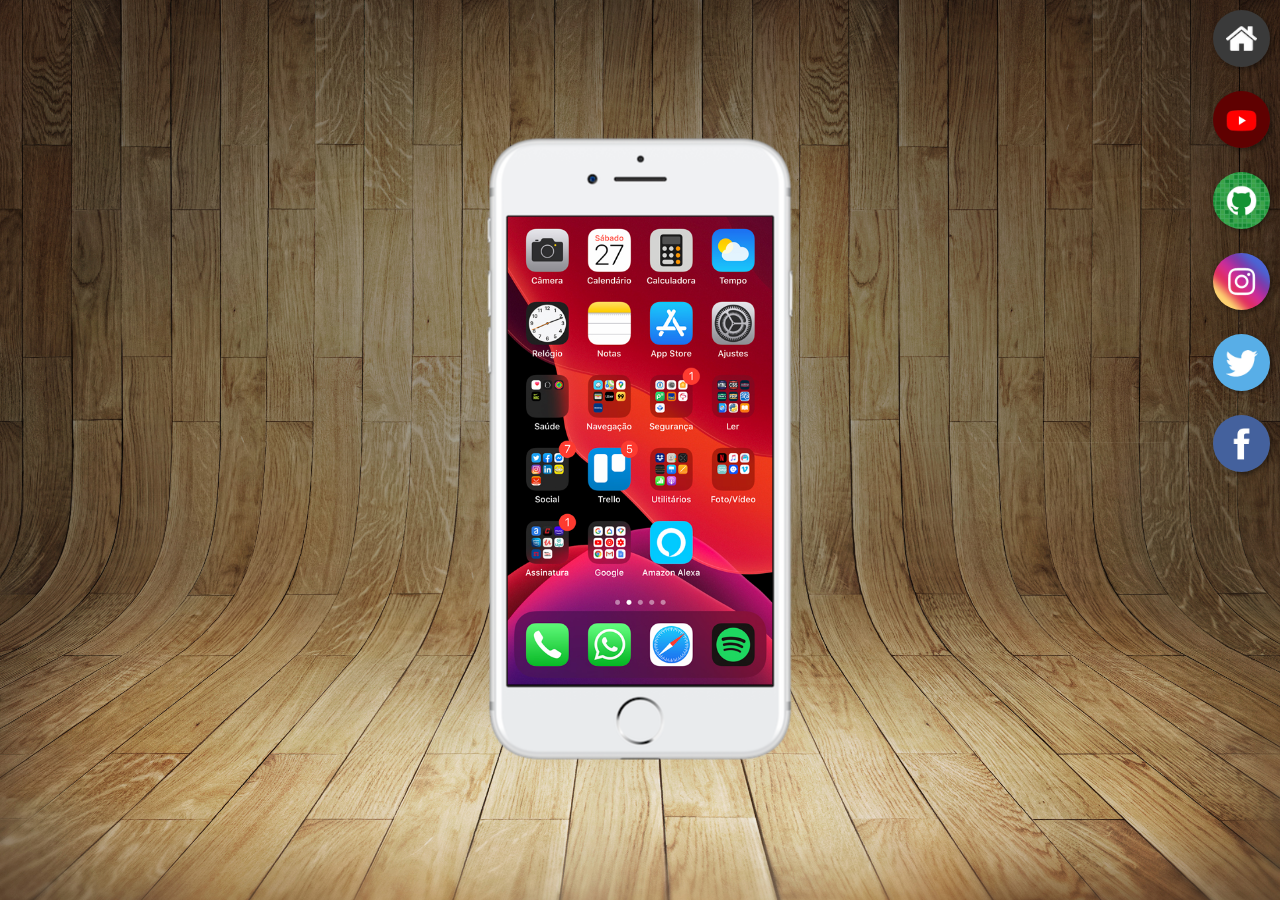
<file: index.html>
<!DOCTYPE html>
<html lang="pt-br">
<head>
    <meta charset="UTF-8">
    <meta name="viewport" content="width=device-width, initial-scale=1.0">
    <link rel="shortcut icon" href="favicon.ico" type="image/x-icon">
    <link rel="stylesheet" href="estilos/style.css">
    <title>Projeto Redes Sociais</title>
</head>
<body>
    <main>
        <section id="telefone">
            <iframe src="home.html" frameborder="0" name="tela" id="tela">
                Seu navegador não é comatível com isso.
            </iframe>
        </section>
        <section id="redes-sociais">
            <a href="home.html" target="tela"><img src="imagens/logo-home.jpg" alt="Home"></a><br>
            <a href="youtube.html" target="tela"><img src="imagens/logo-youtube.jpg" alt="YouTube"></a><br>
            <a href="github.html" target="tela"><img src="imagens/logo-github.jpg" alt="GitHub"></a><br>
            <a href="instagram.html" target="tela"><img src="imagens/logo-instagram.jpg" alt="Instagram"></a><br>
            <a href="twitter.html" target="tela"><img src="imagens/logo-twitter.jpg" alt="Twitter"></a><br>
            <a href="facebook.html" target="tela"><img src="imagens/logo-facebook.jpg" alt="Facebook"></a>
        </section>
    </main>
</body>
</html>
</file>
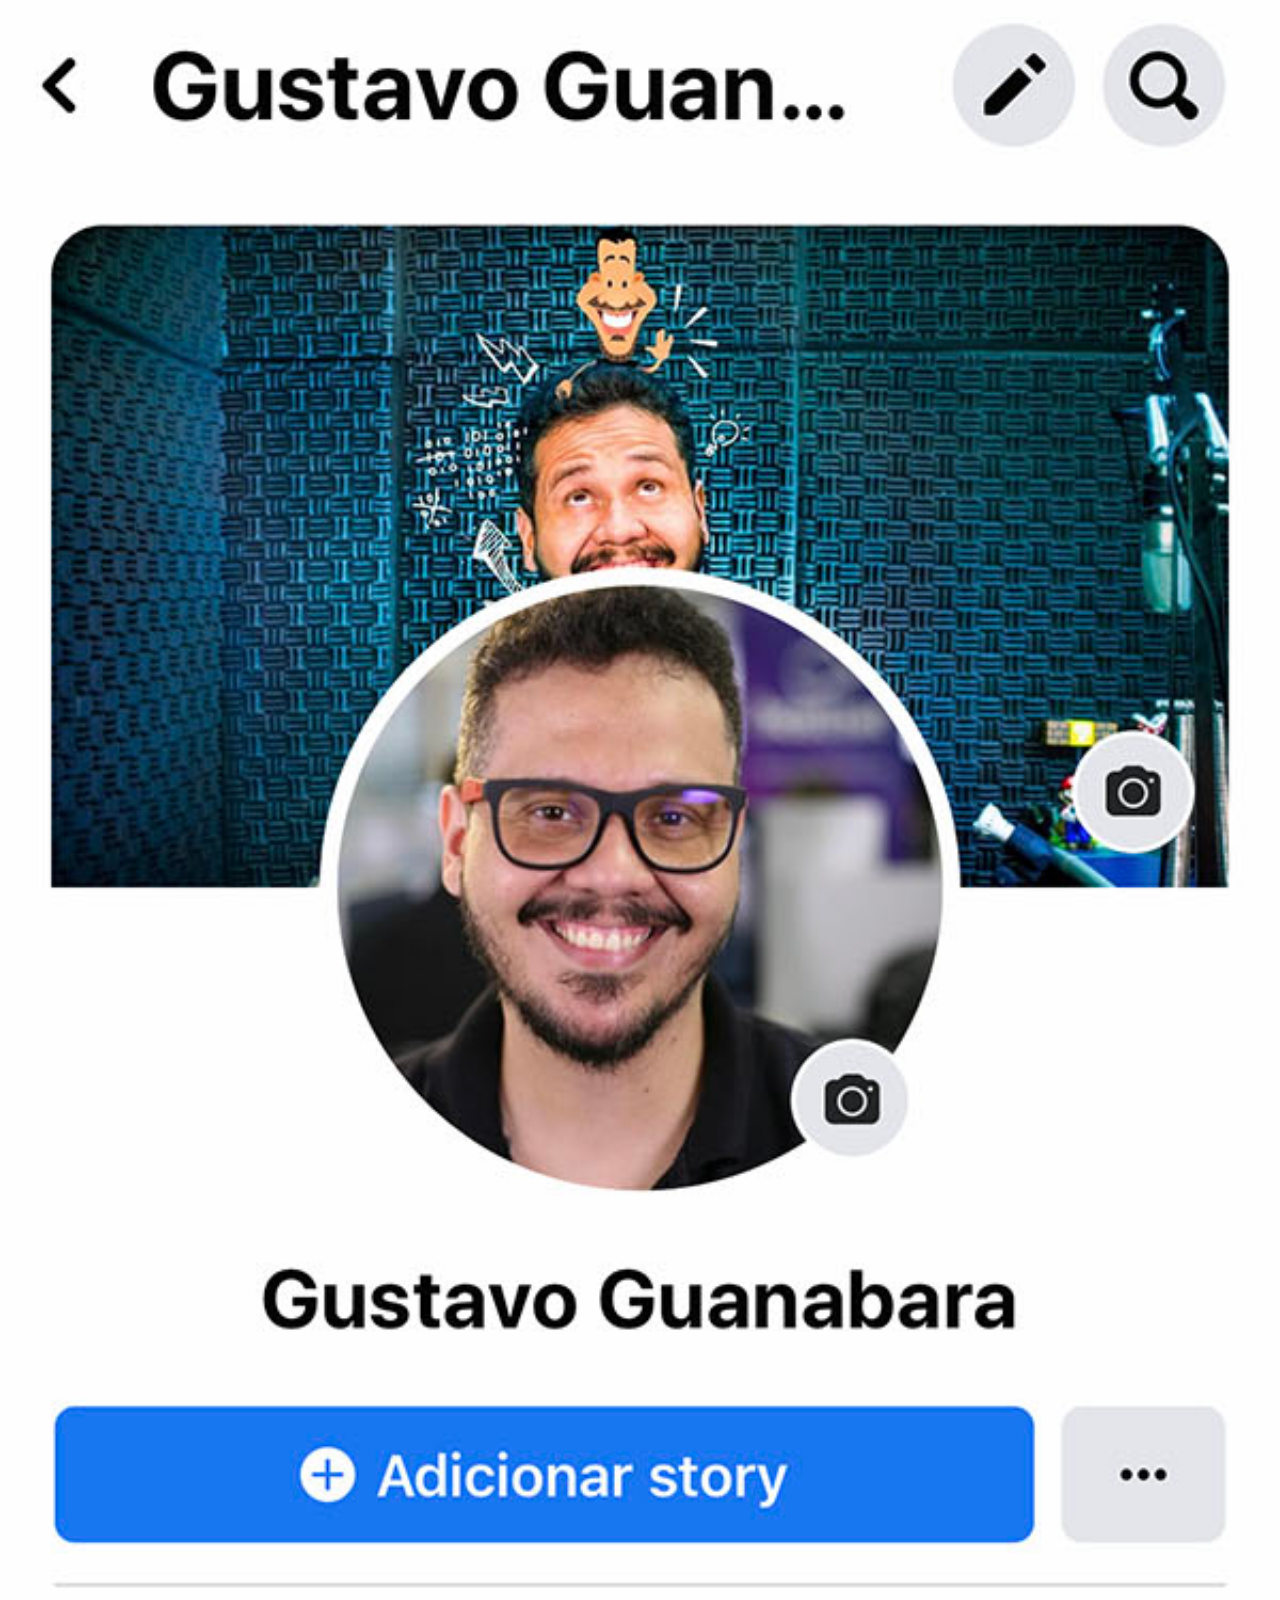
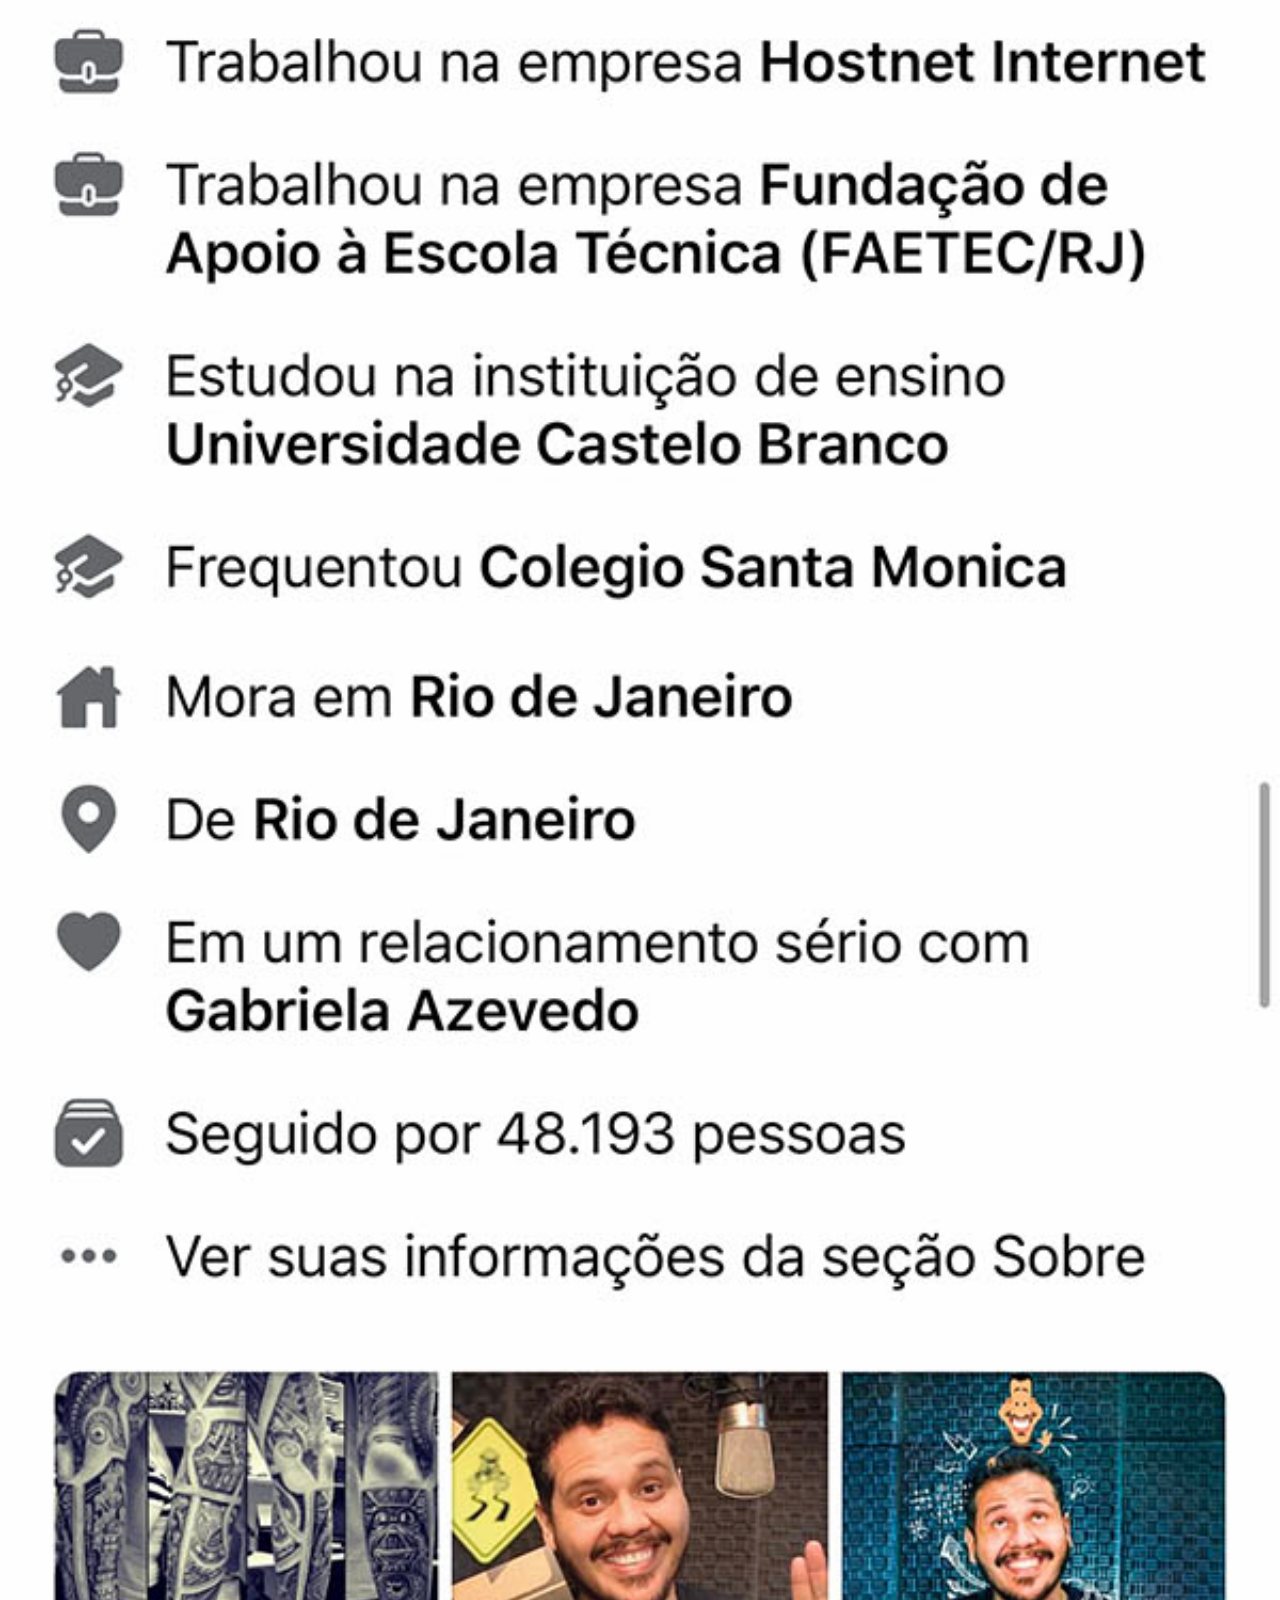
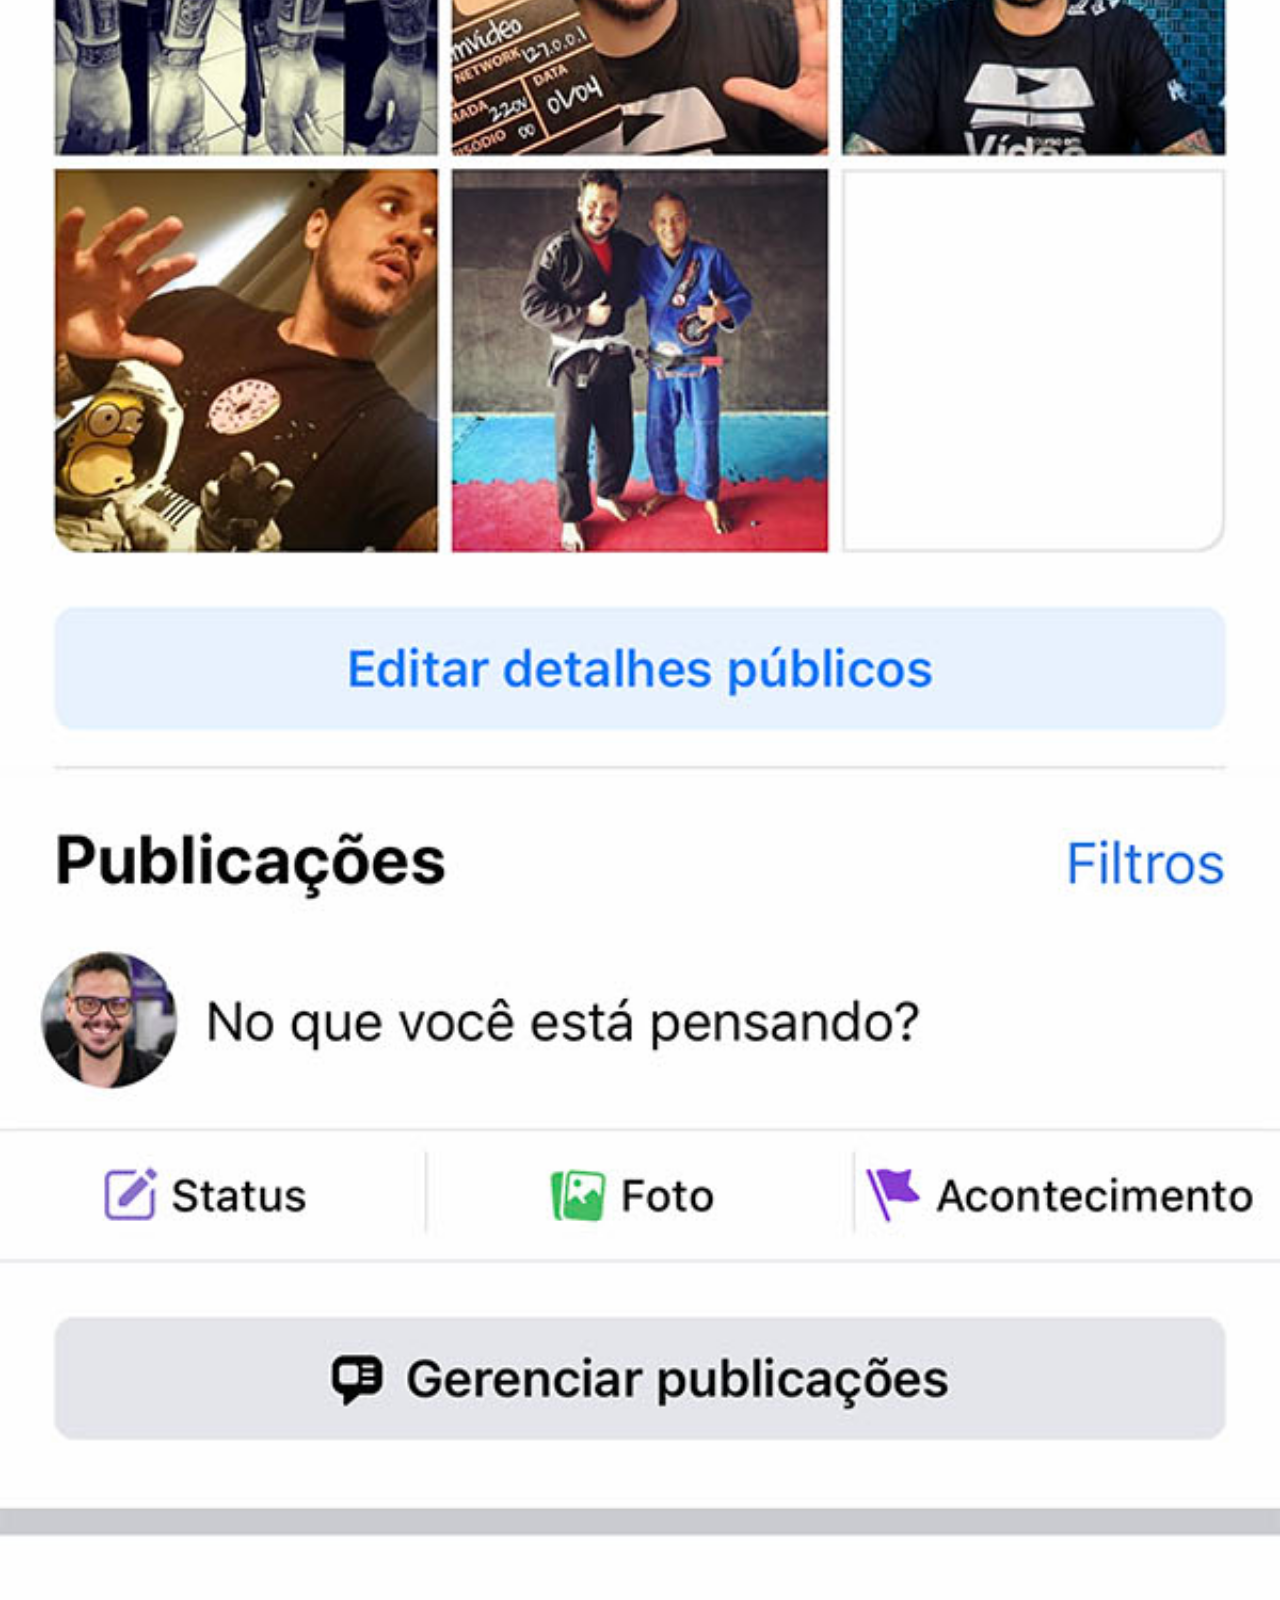
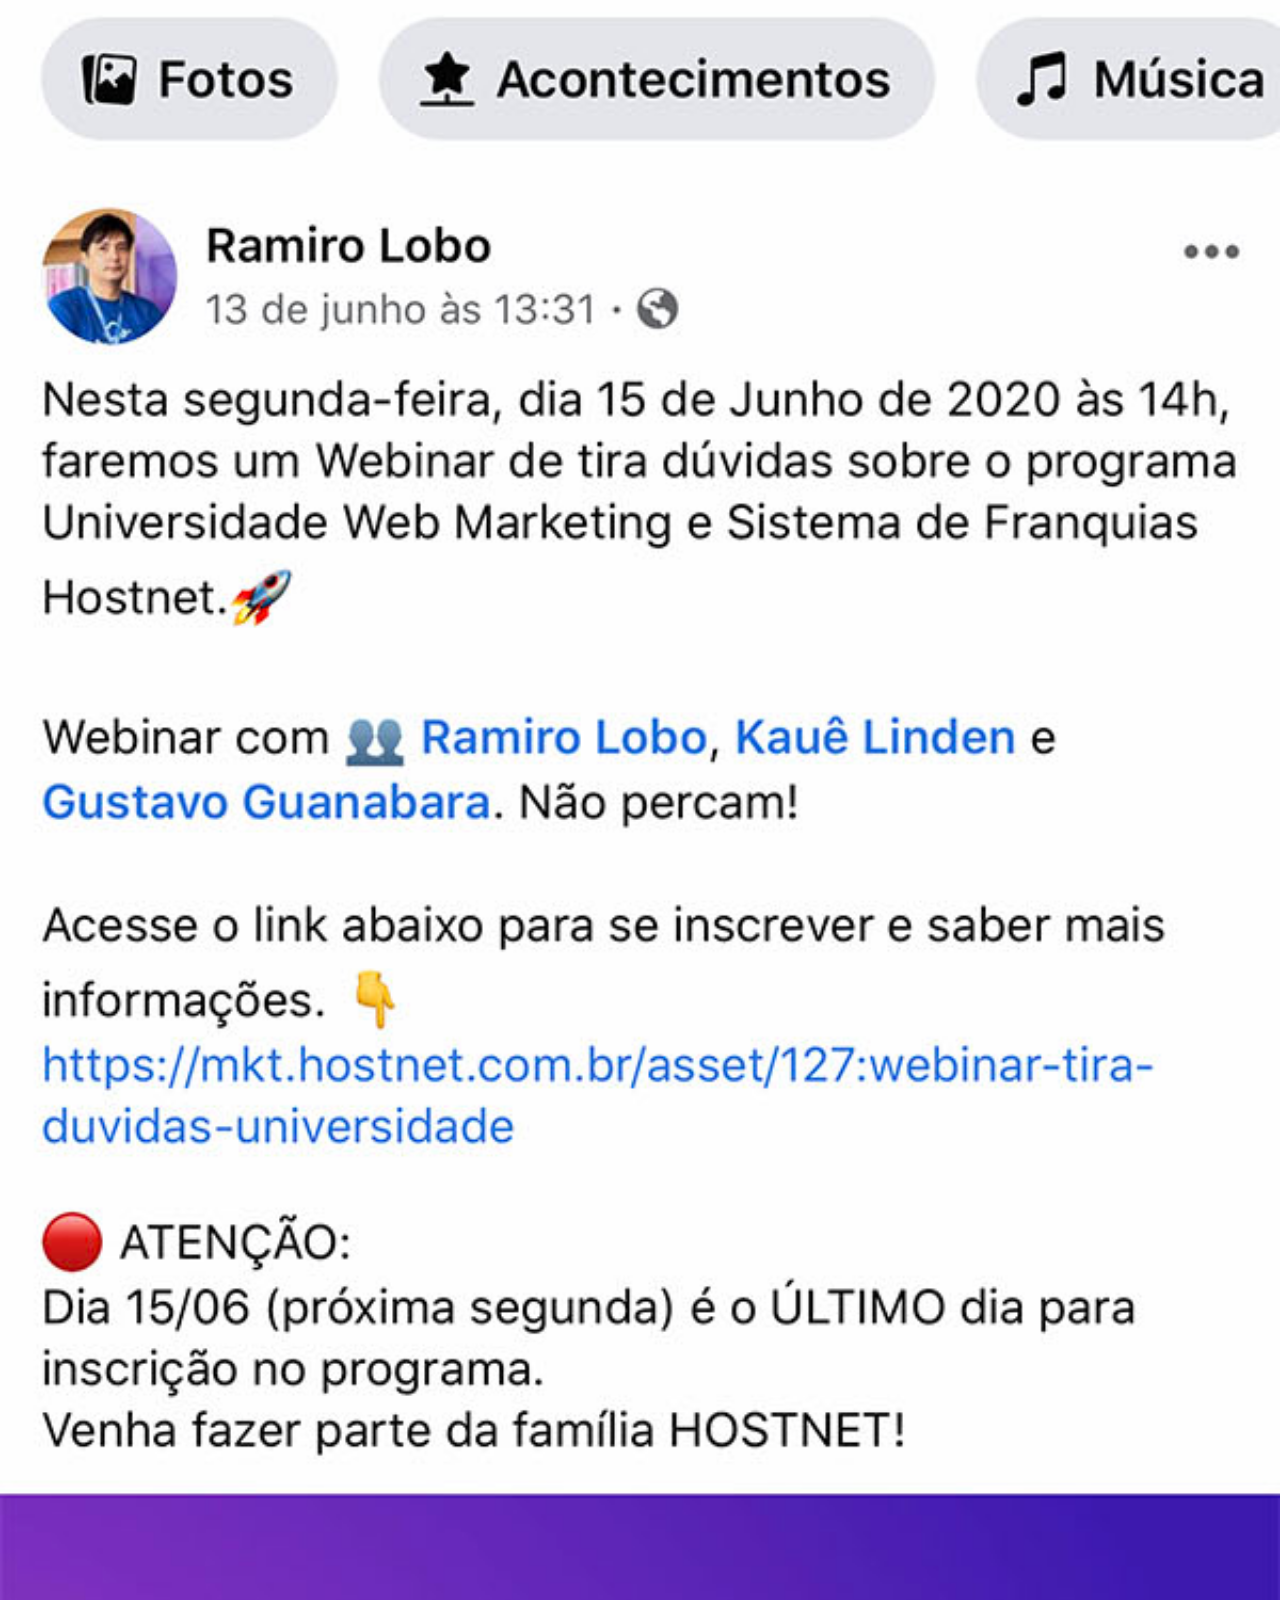
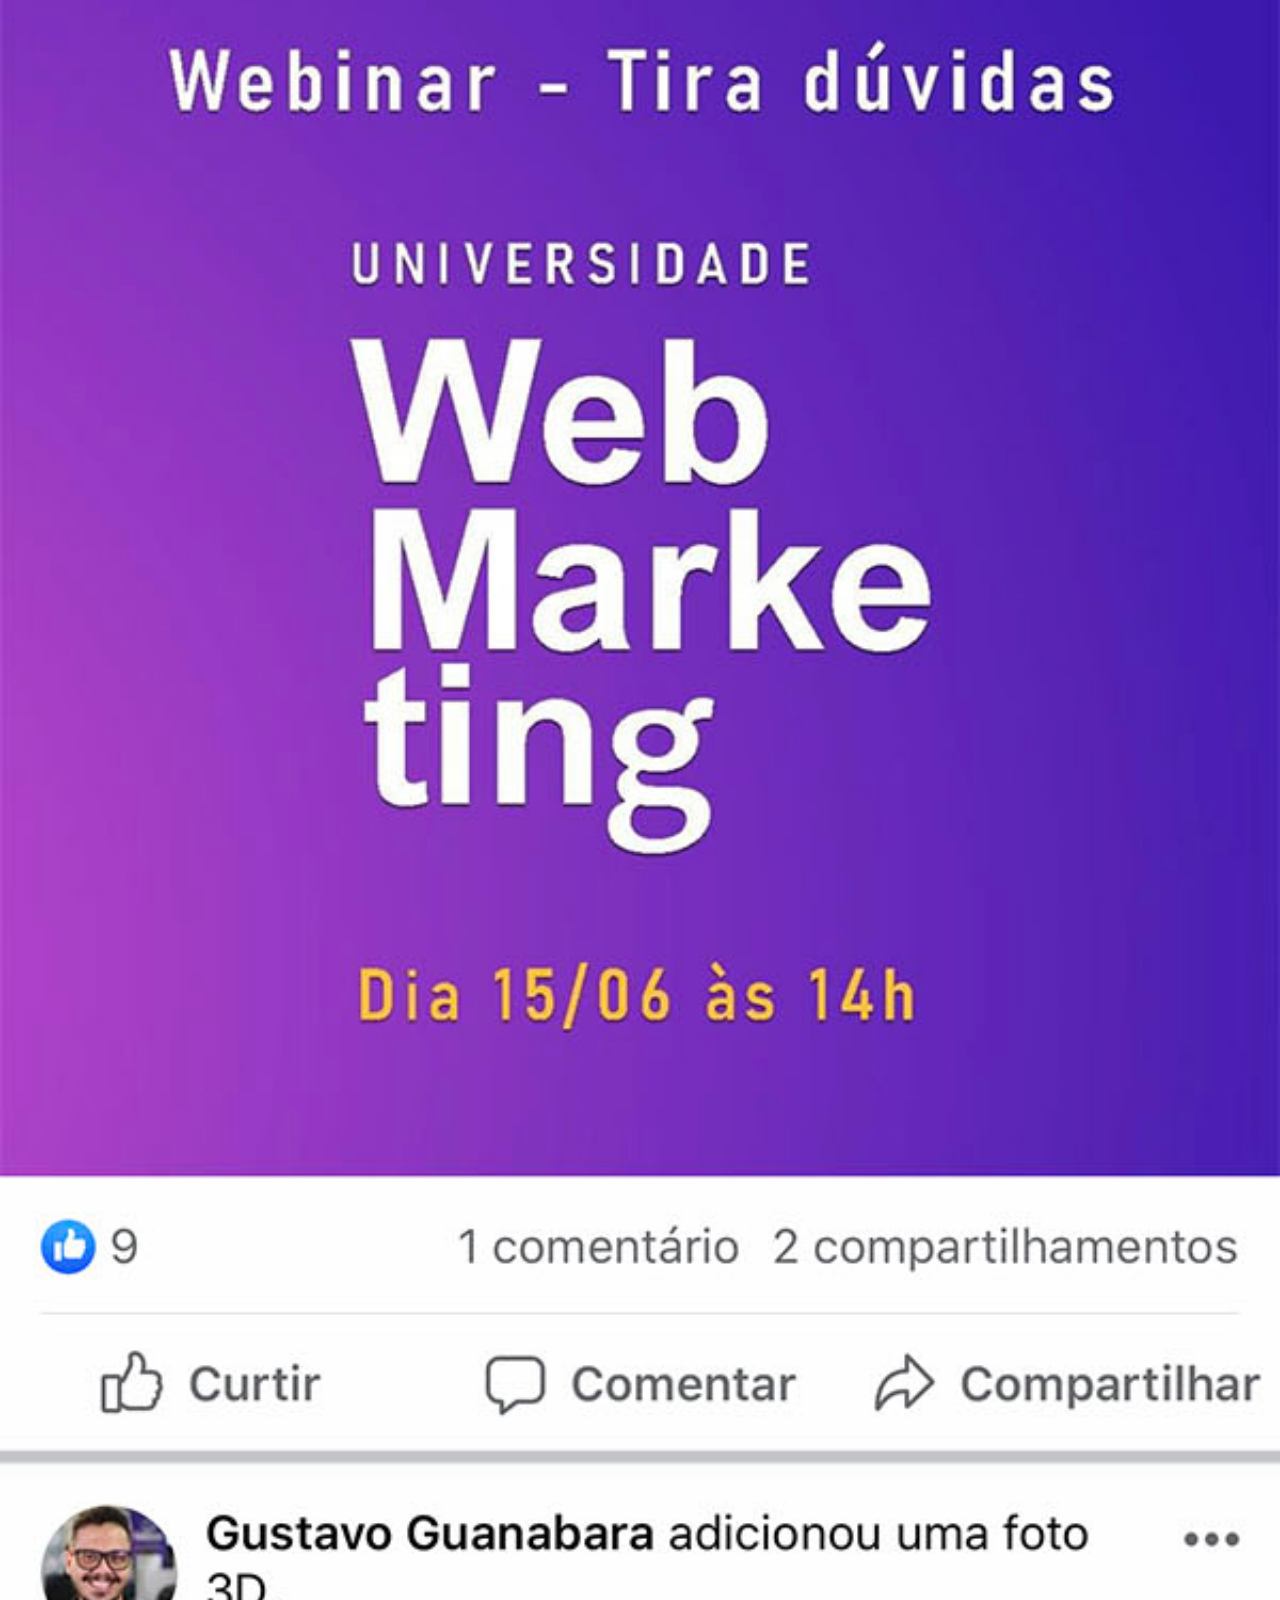
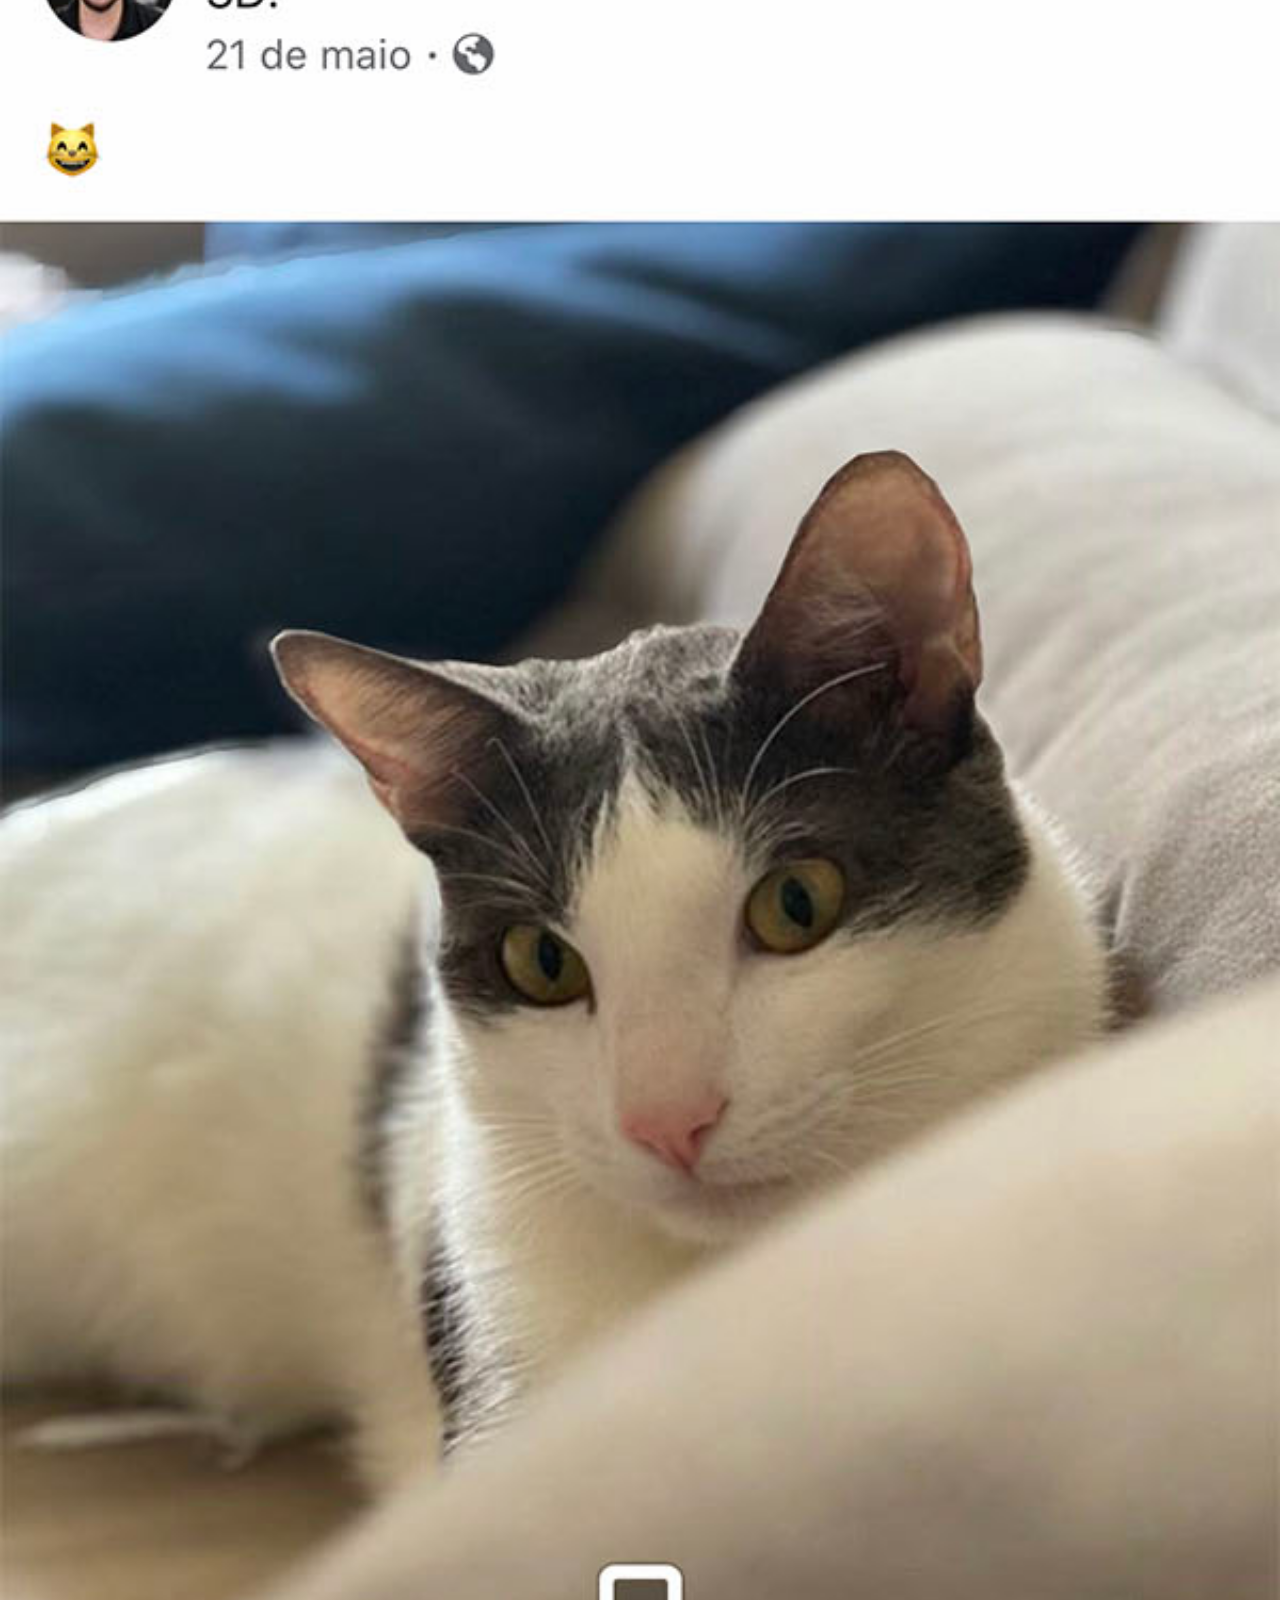
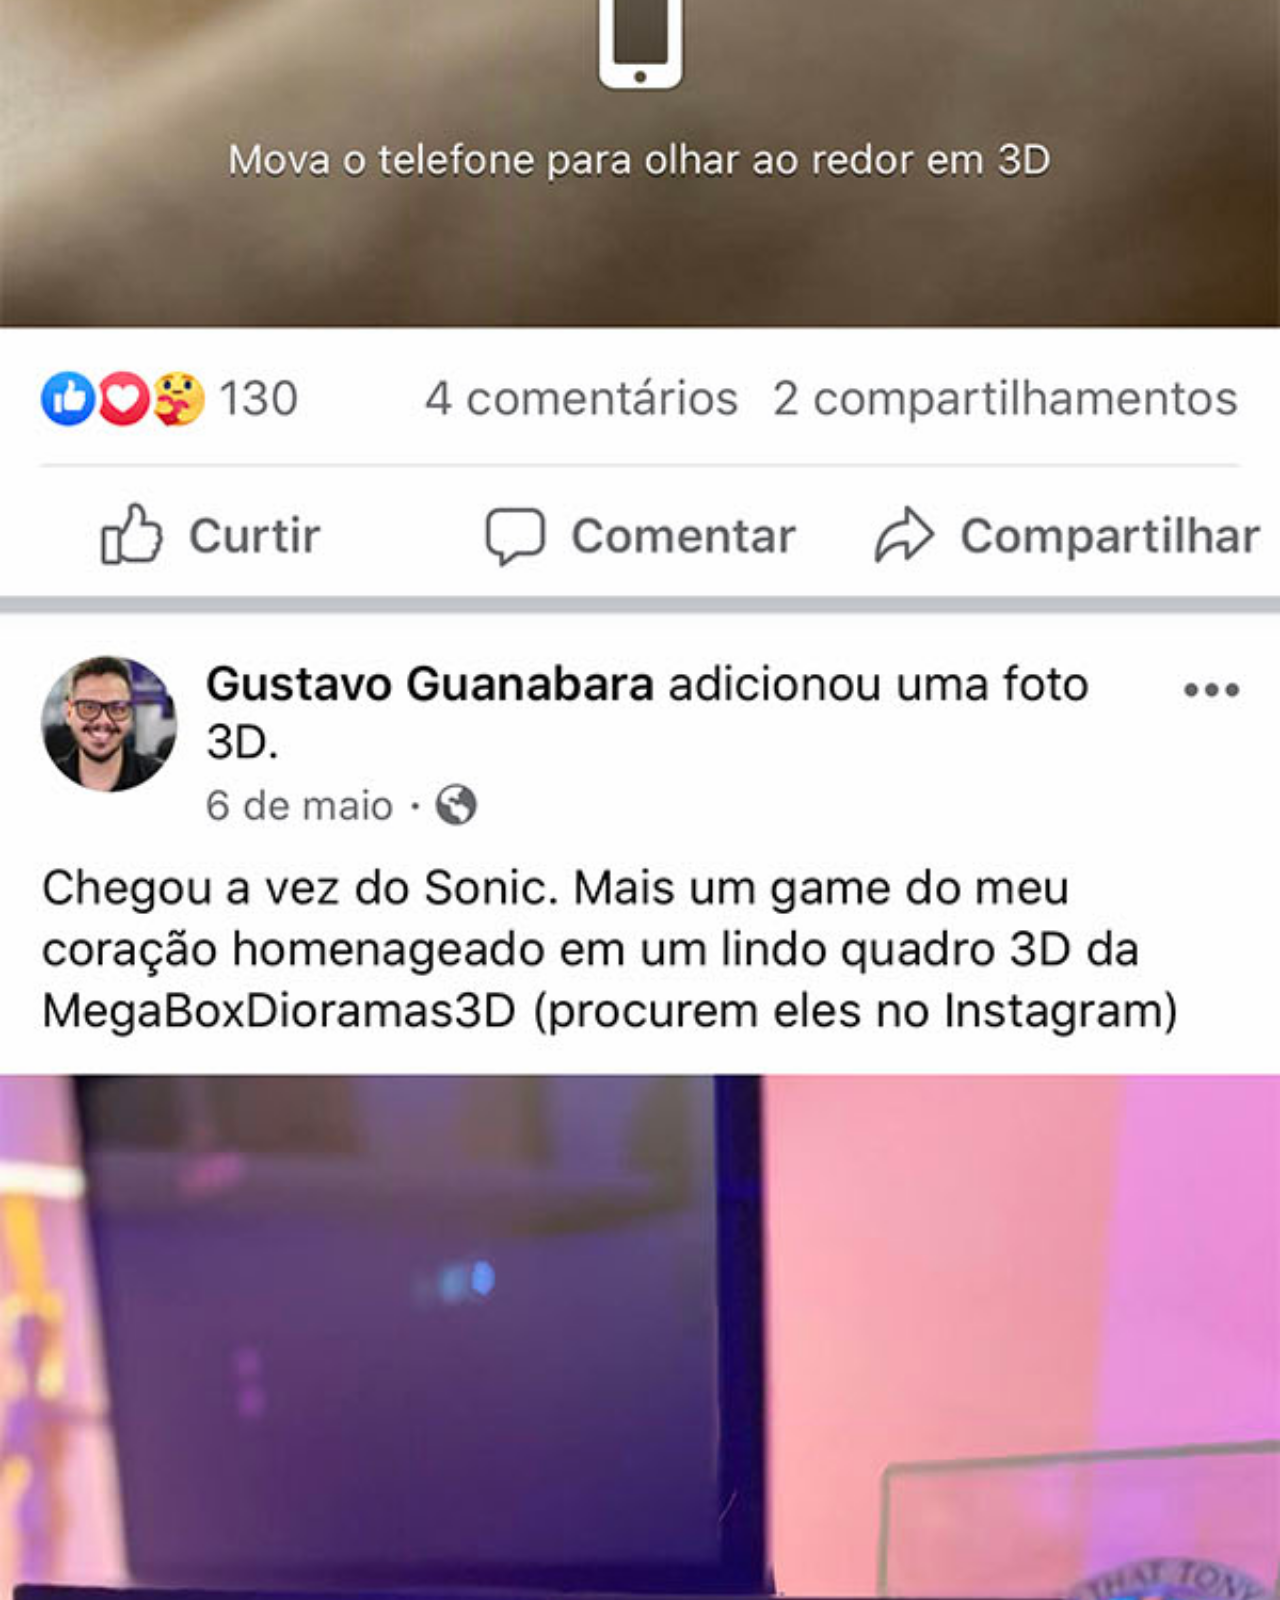
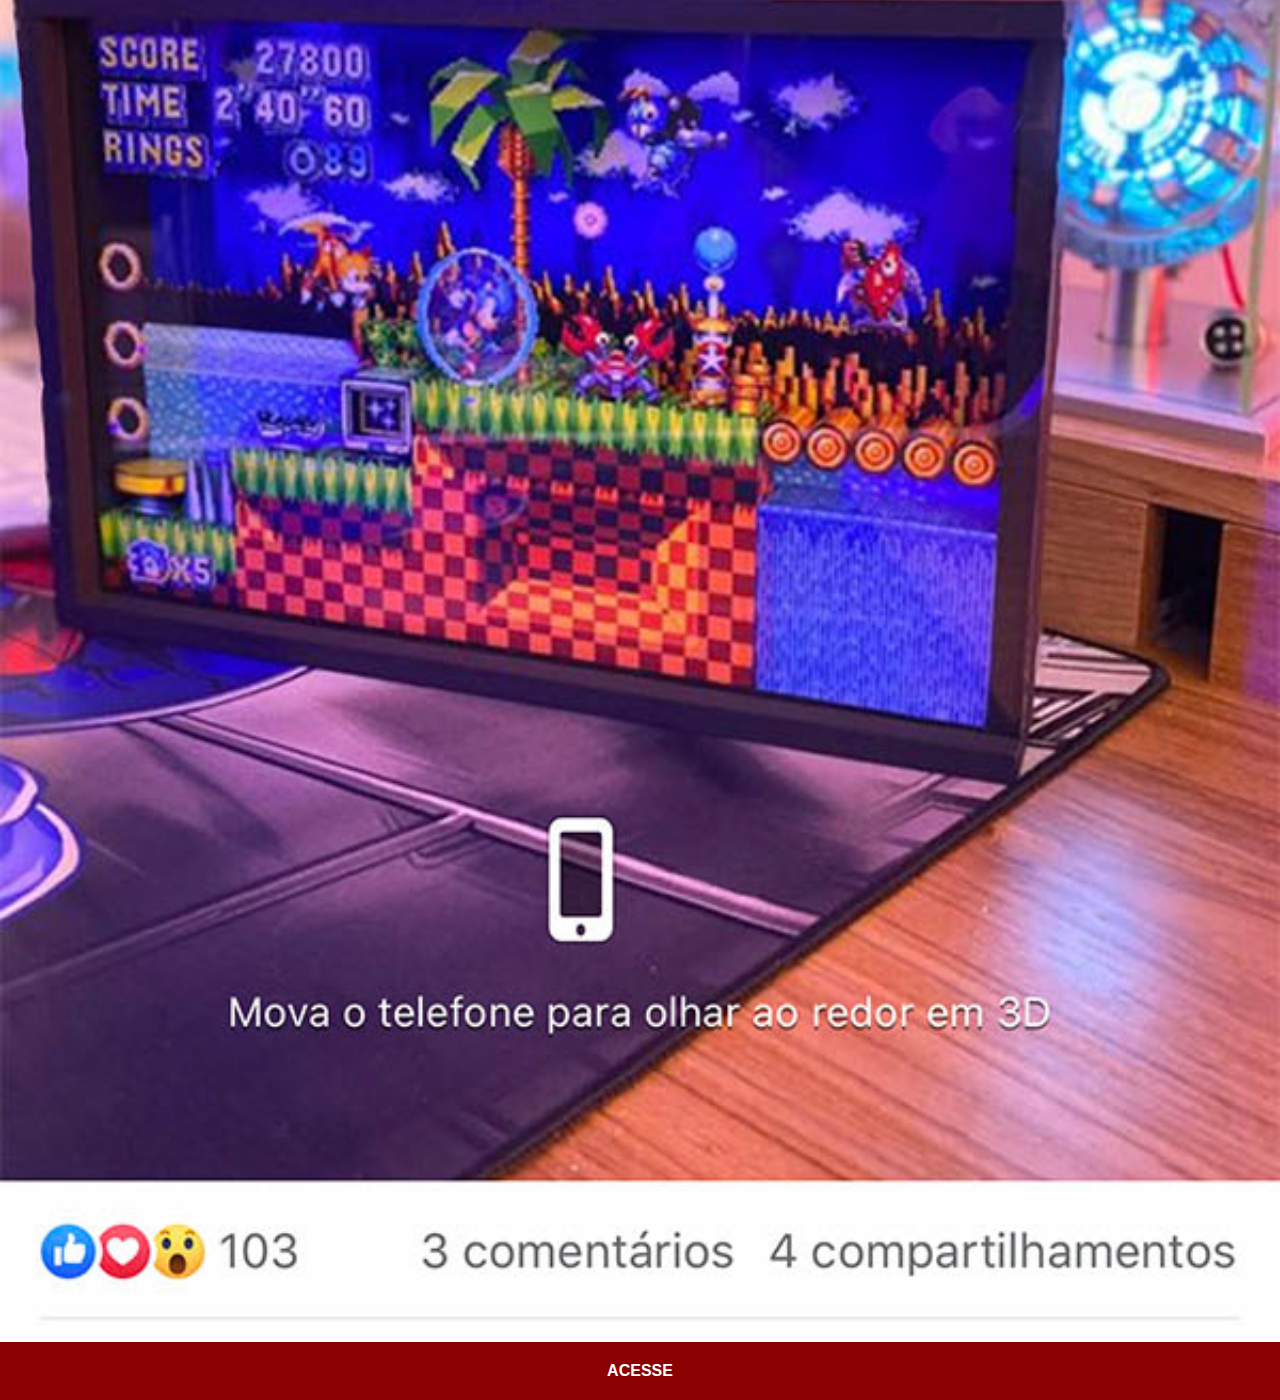
<file: facebook.html>
<!DOCTYPE html>
<html lang="pt-br">
<head>
    <meta charset="UTF-8">
    <meta name="viewport" content="width=device-width, initial-scale=1.0">
    <link rel="stylesheet" href="estilos/social.css">
    <title>Facebook</title>
</head>
<body>
    <img src="imagens/tela-facebook.jpg" alt="Facebook">
    <a href="https://www.facebook.com/gustavoguanabara/?locale=pt_BR" target="_blank">ACESSE</a>
</body>
</html>
</file>
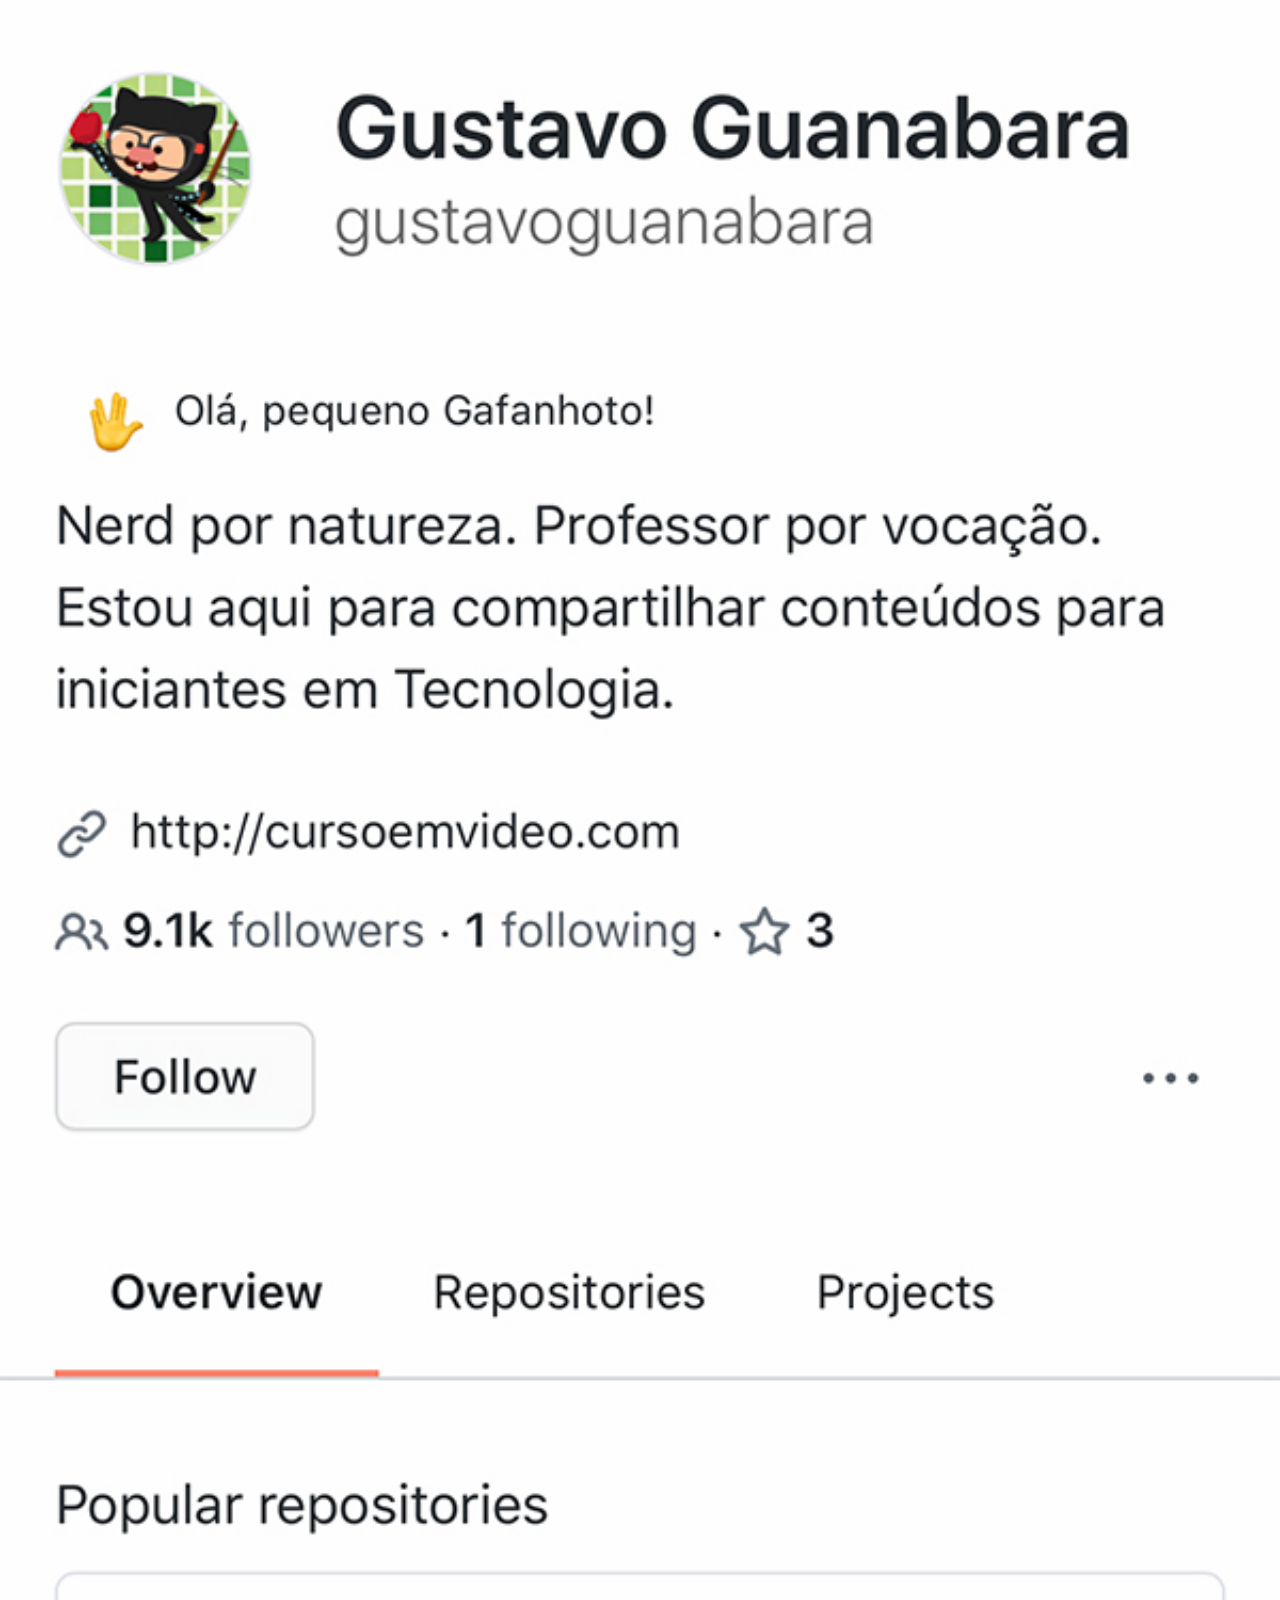
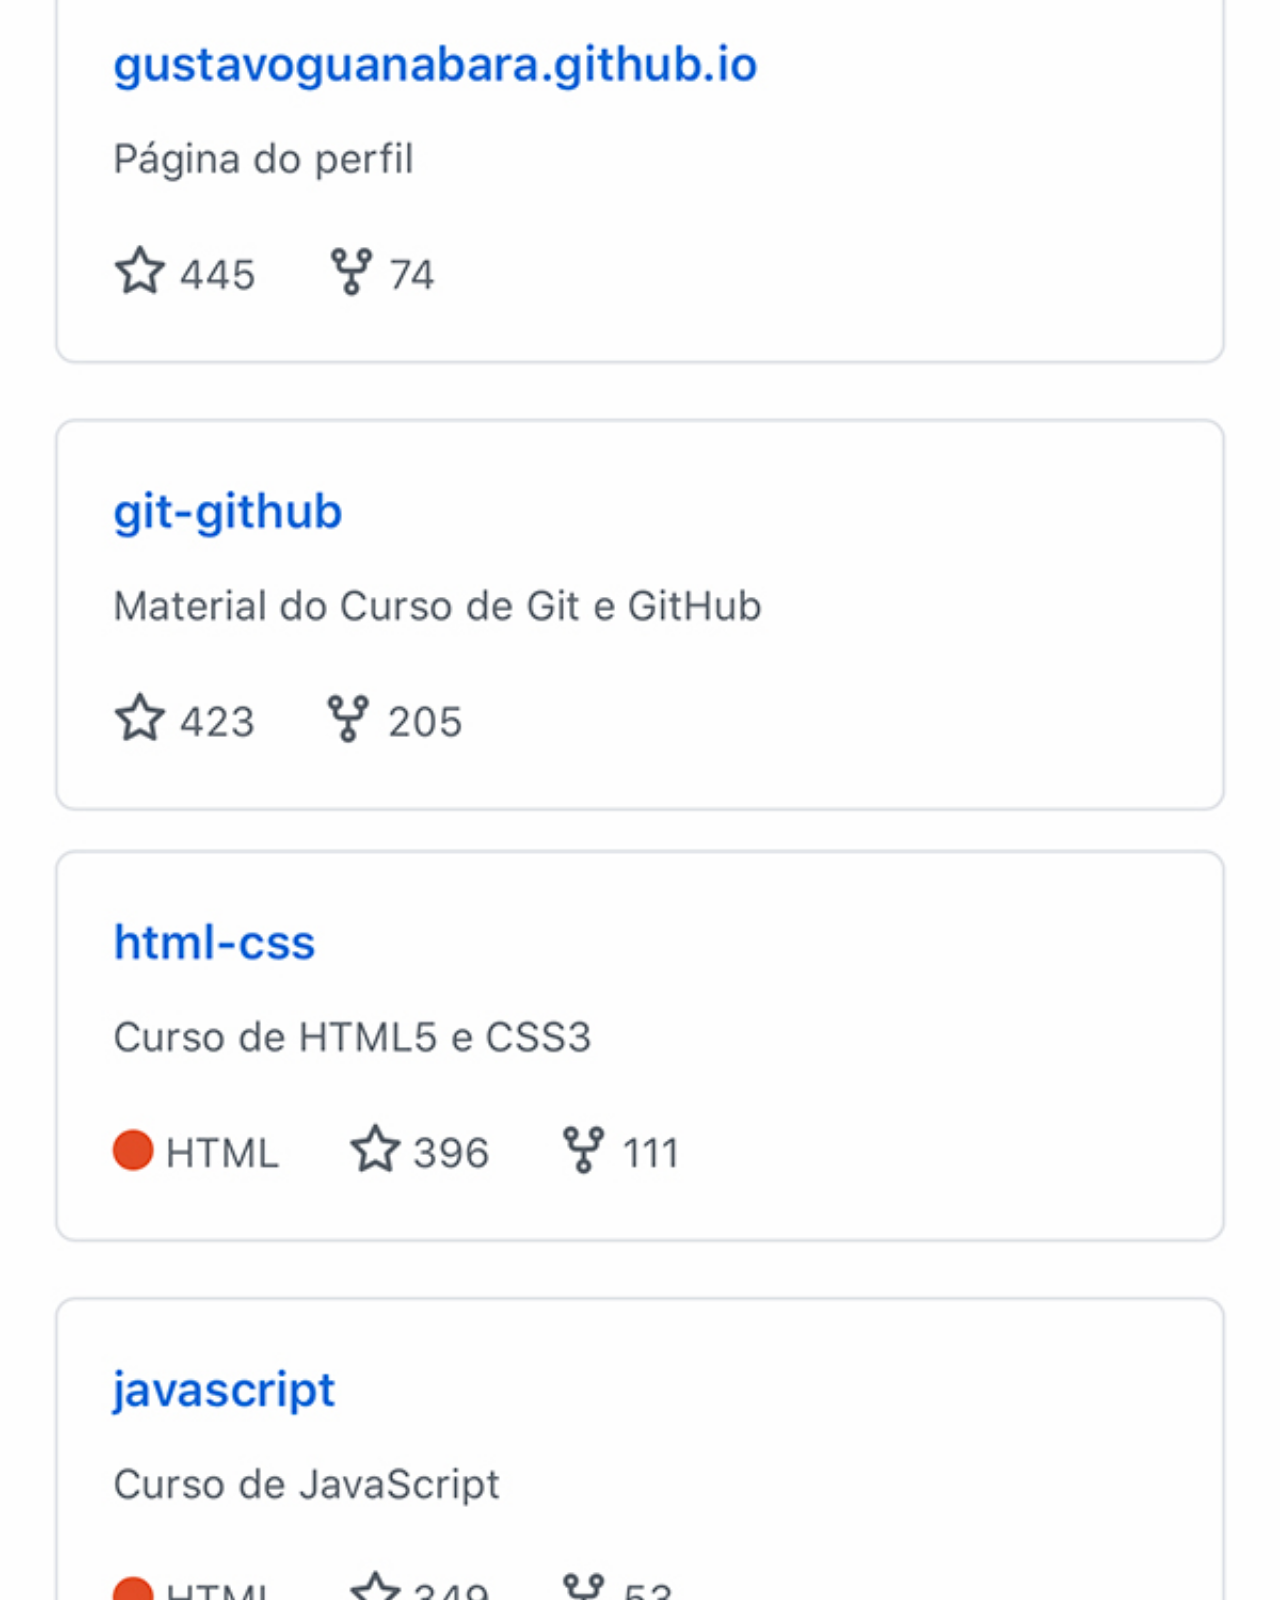
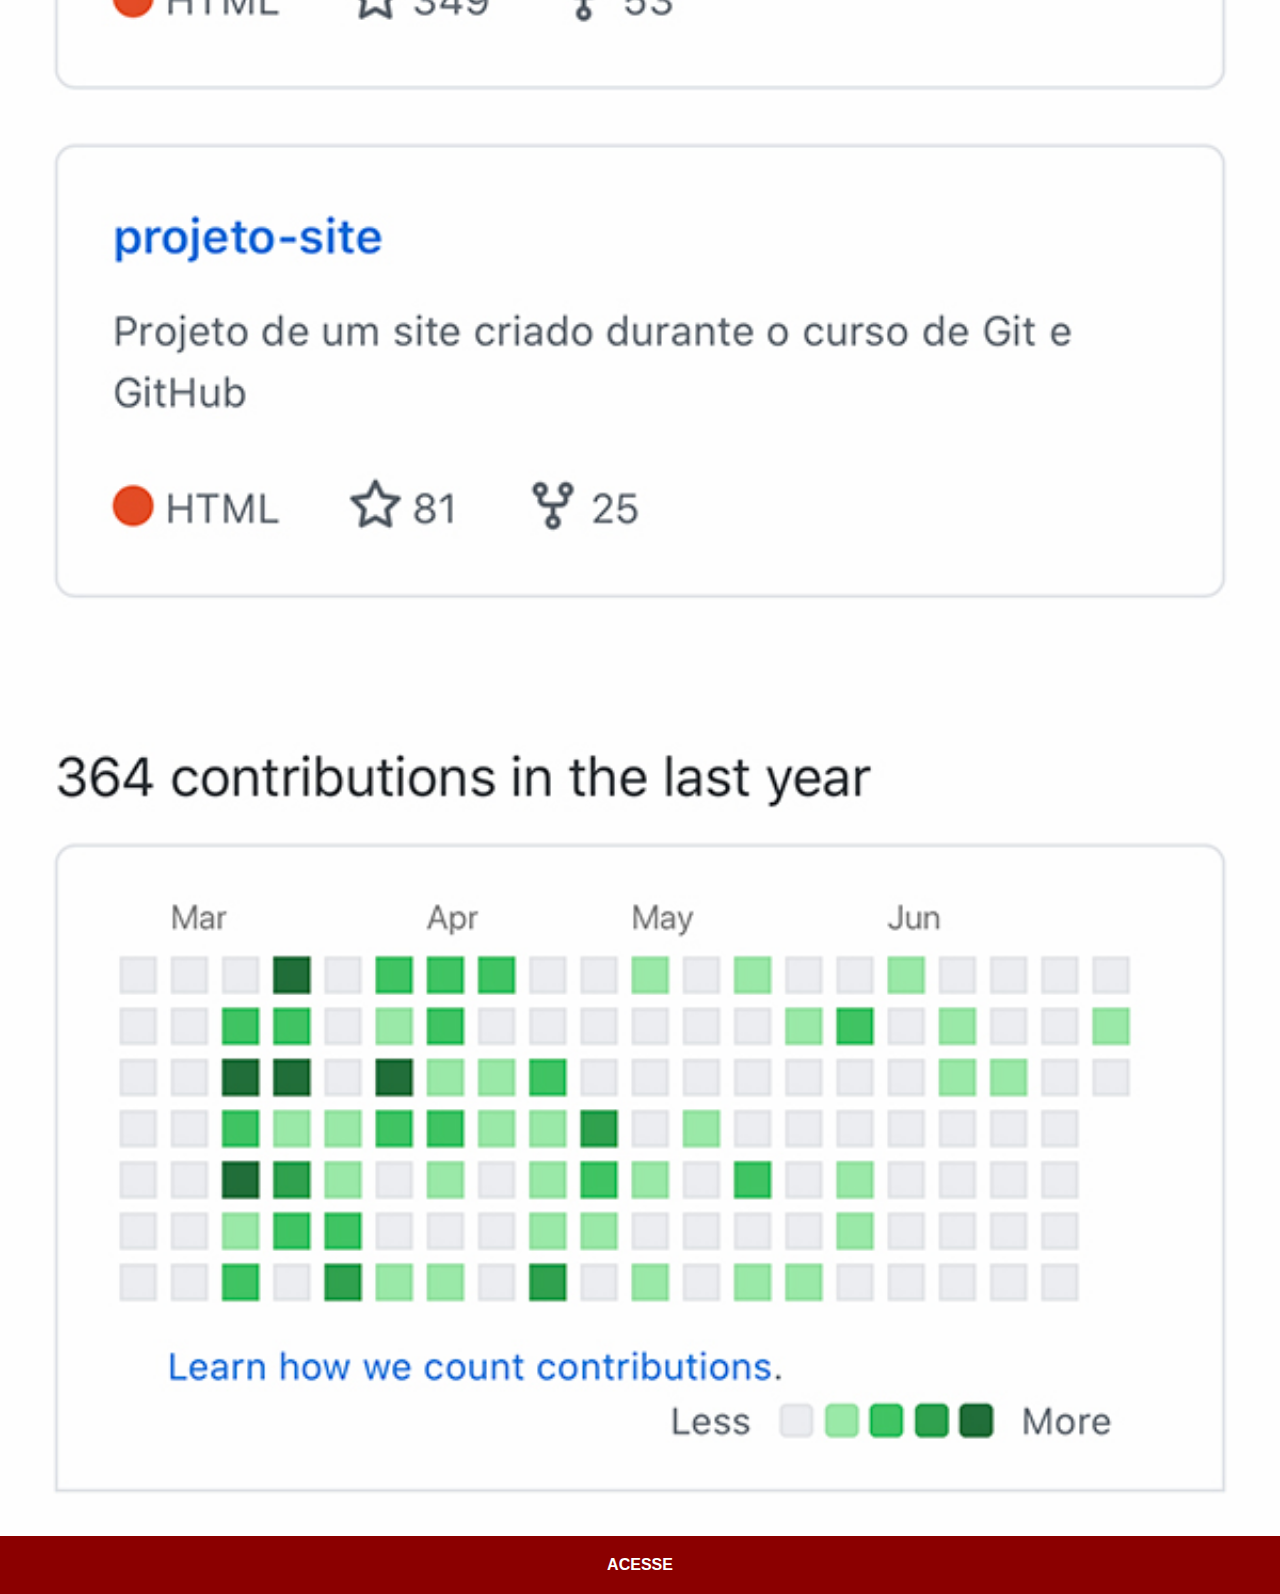
<file: github.html>
<!DOCTYPE html>
<html lang="pt-br">
<head>
    <meta charset="UTF-8">
    <meta name="viewport" content="width=device-width, initial-scale=1.0">
    <link rel="stylesheet" href="estilos/social.css">
    <title>GitHub</title>
</head>
<body>
    <img src="imagens/tela-github.jpg" alt="GitHub">
    <a href="https://github.com/gustavoguanabara" target="_blank">ACESSE</a>
</body>
</html>
</file>
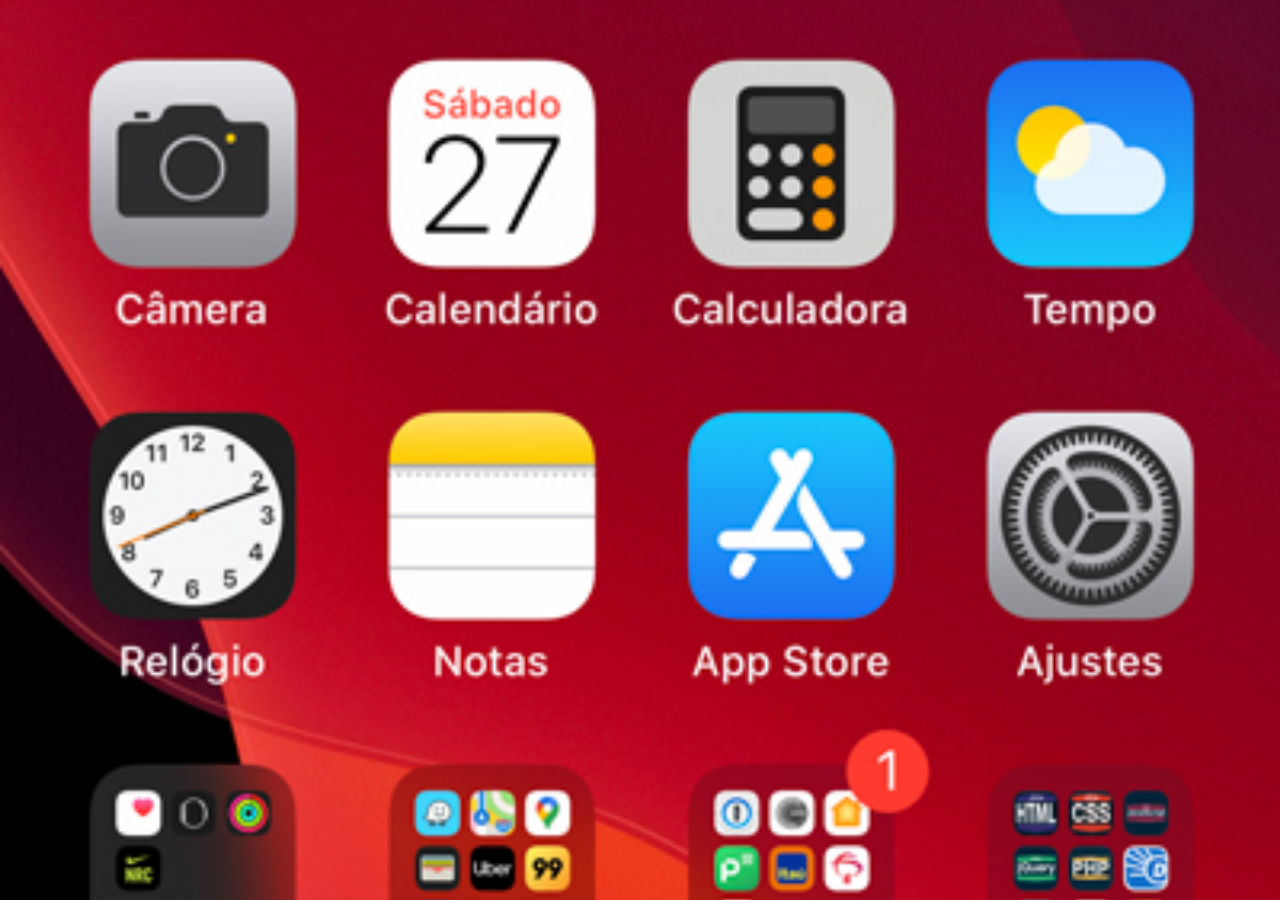
<file: home.html>
<!DOCTYPE html>
<html lang="pt-br">
<head>
    <meta charset="UTF-8">
    <meta name="viewport" content="width=device-width, initial-scale=1.0">
    <title>Home</title>
</head>
<style>
    * {
        margin: 0px;
        padding: 0px;
    }

    body {
        position: fixed;
        width: 100vw;
        height: 100vh;
        background: black url('imagens/tela-home.jpg') no-repeat top center;
        background-size: cover;
    }
</style>
<body>
    
</body>
</html>
</file>
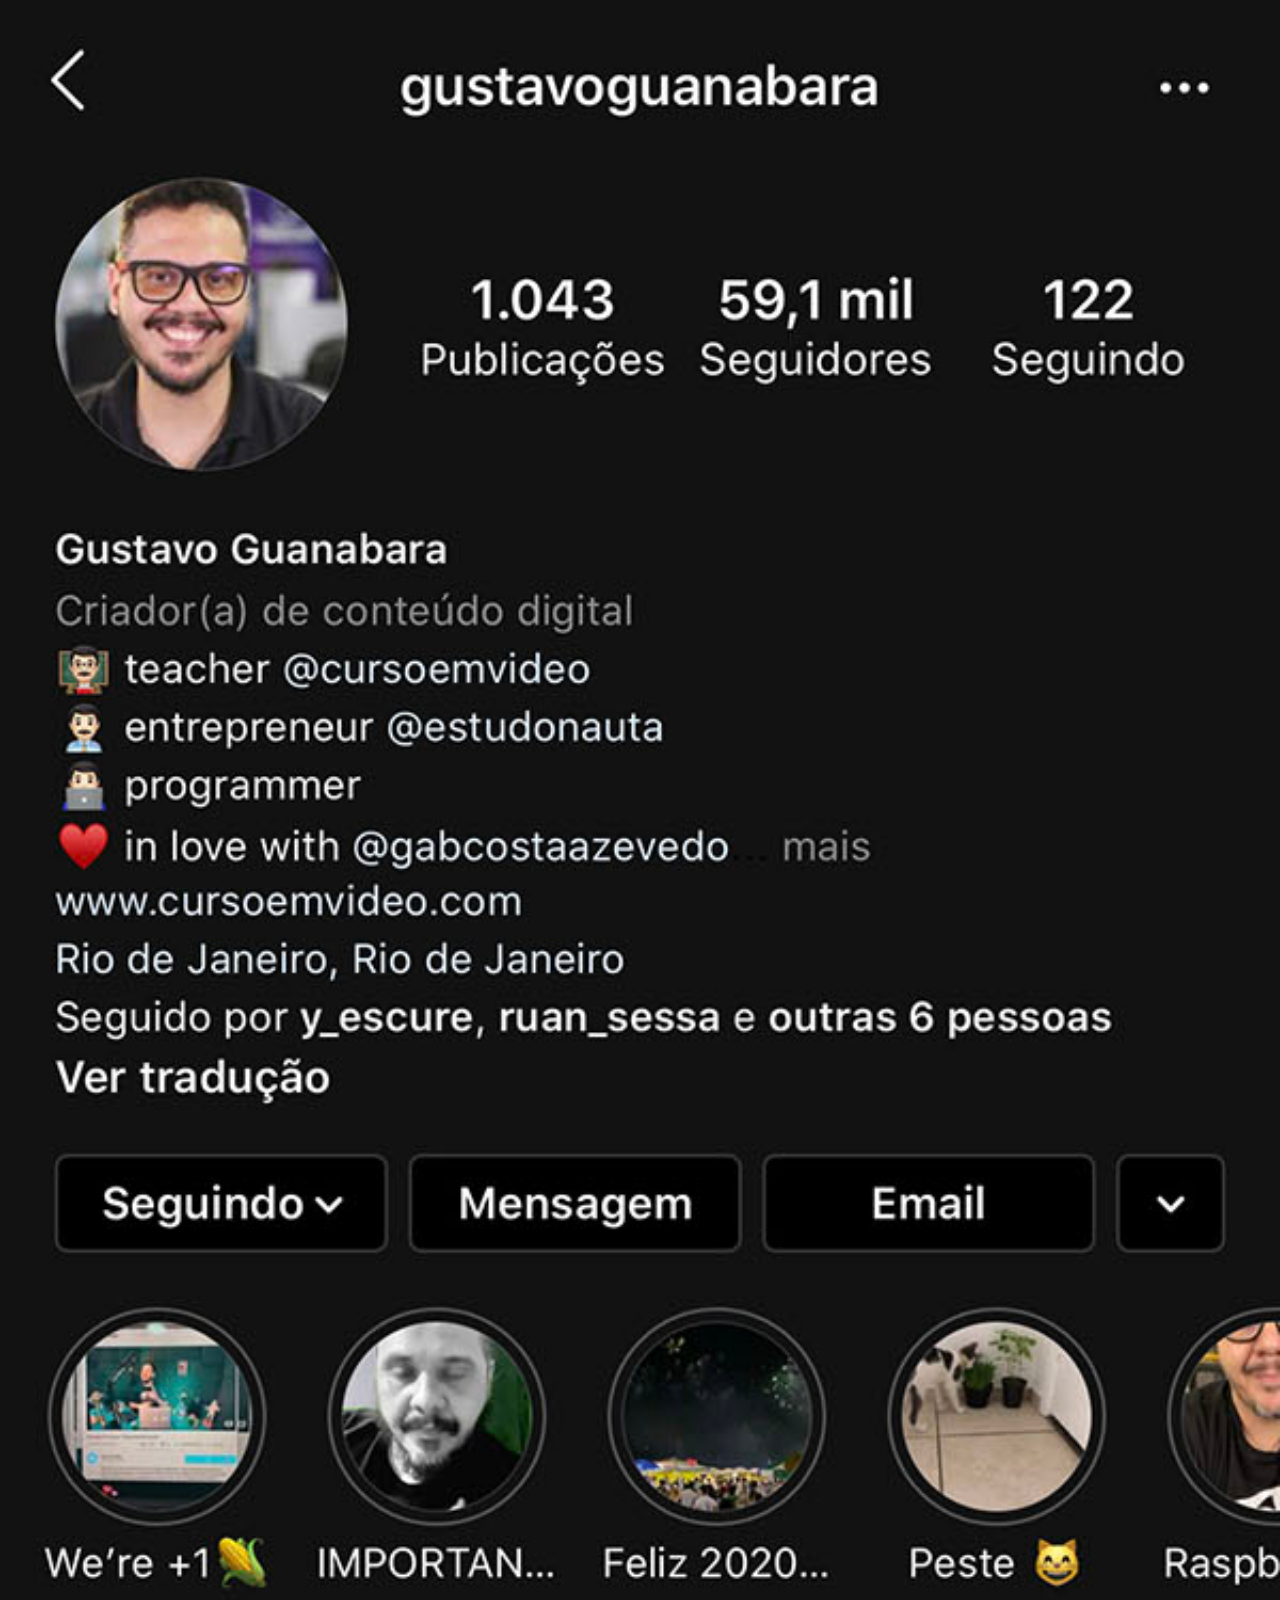
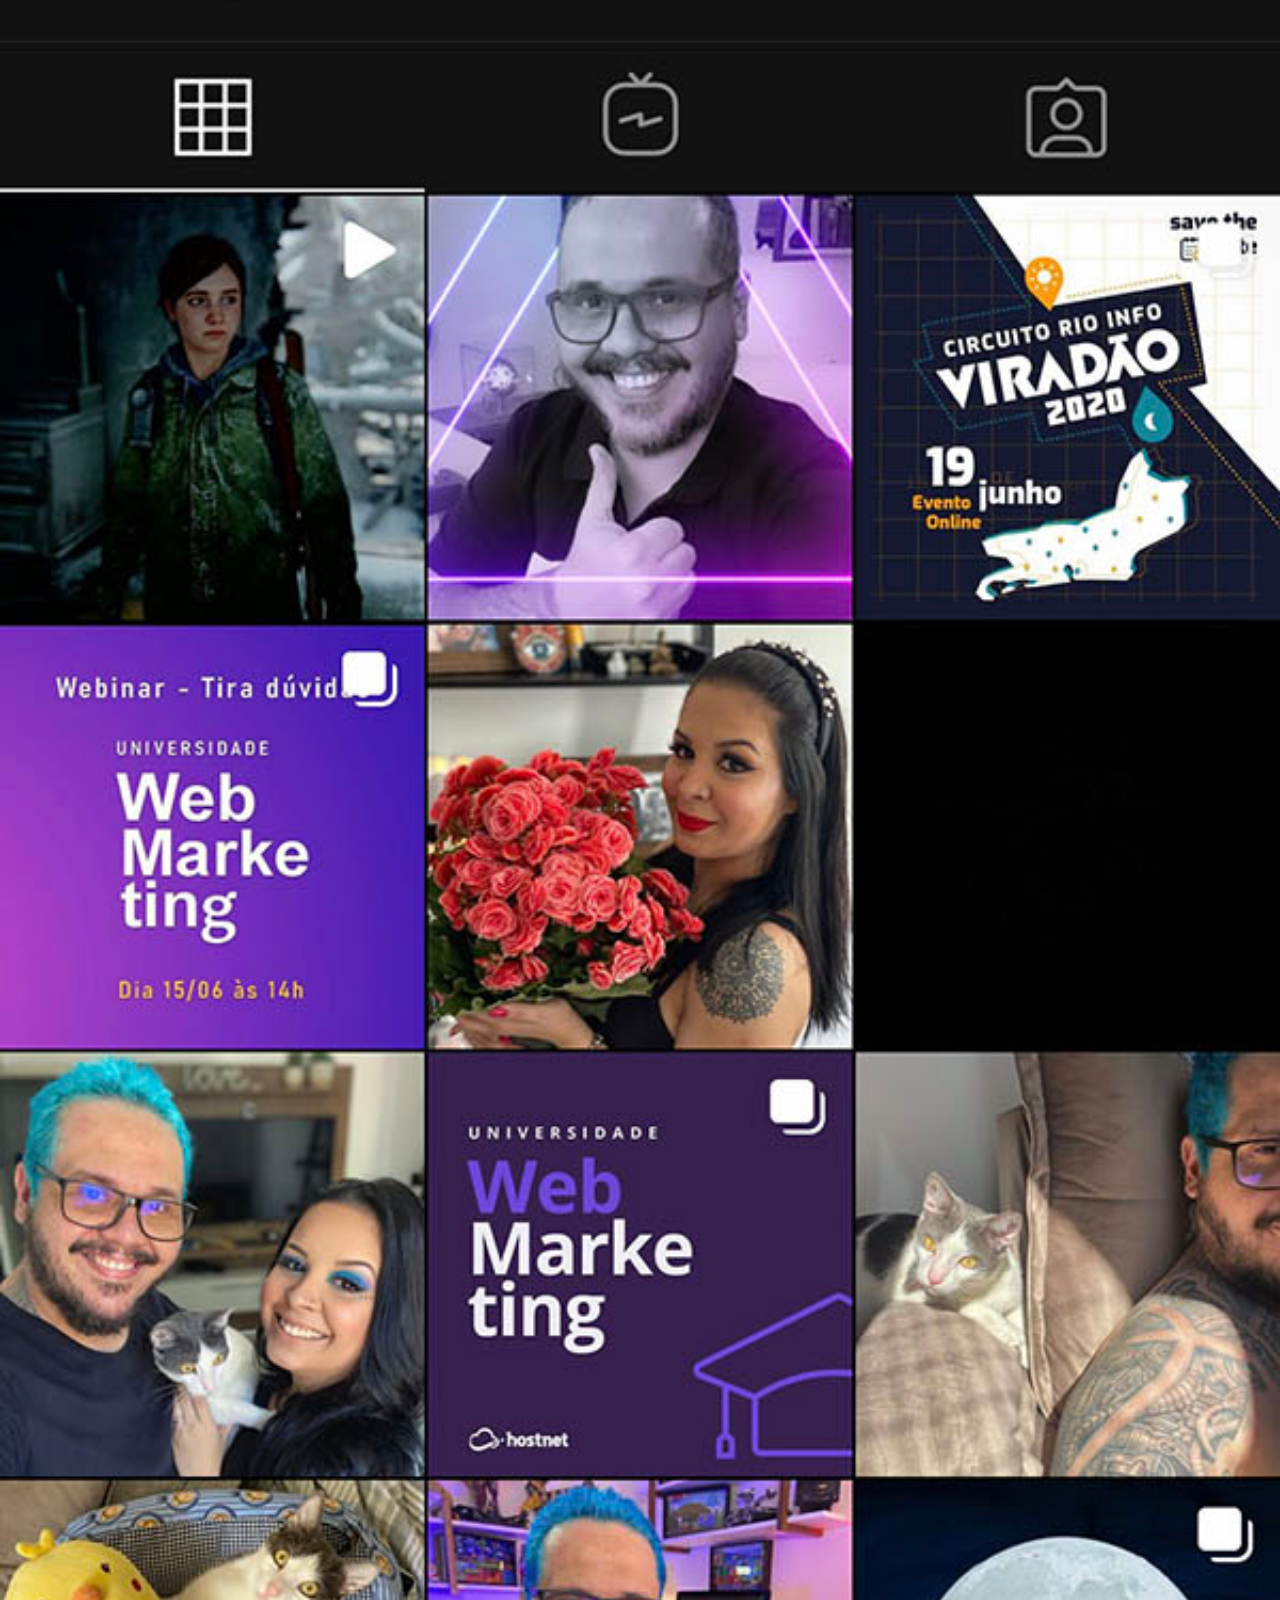
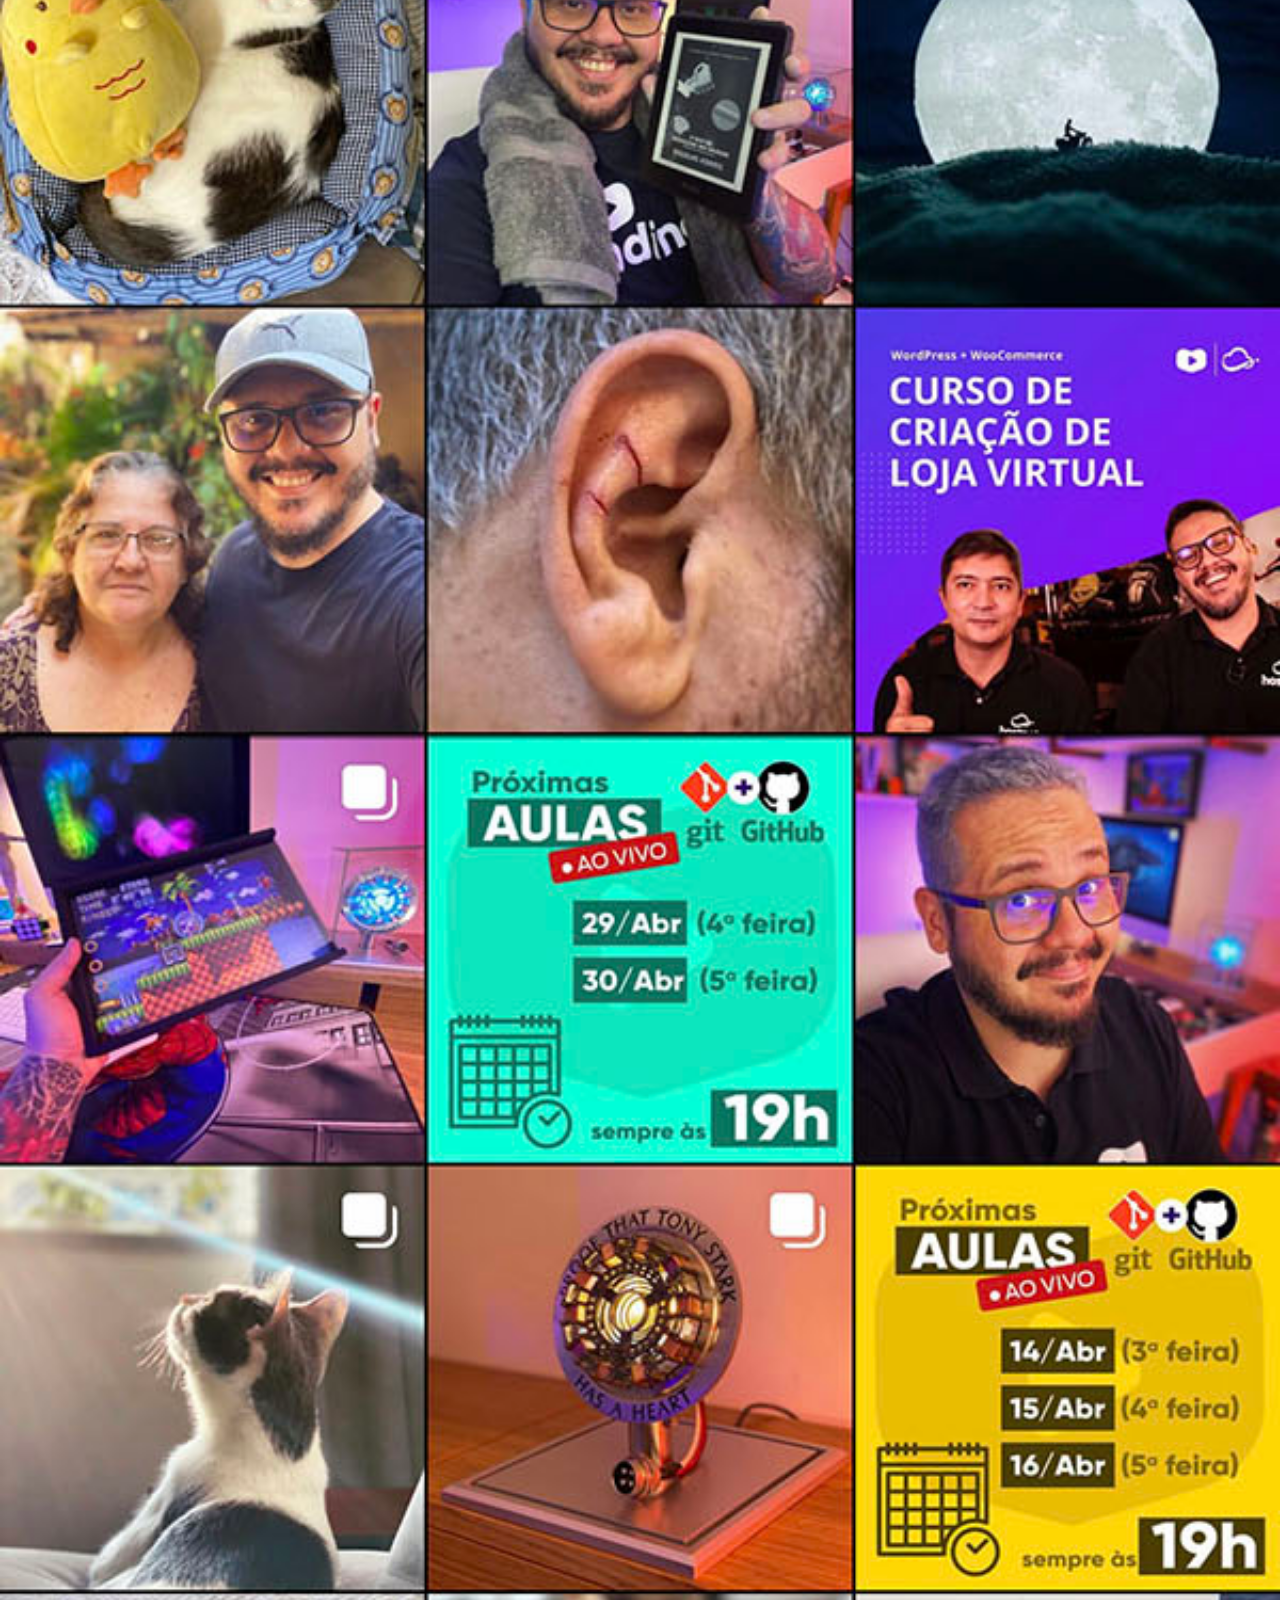
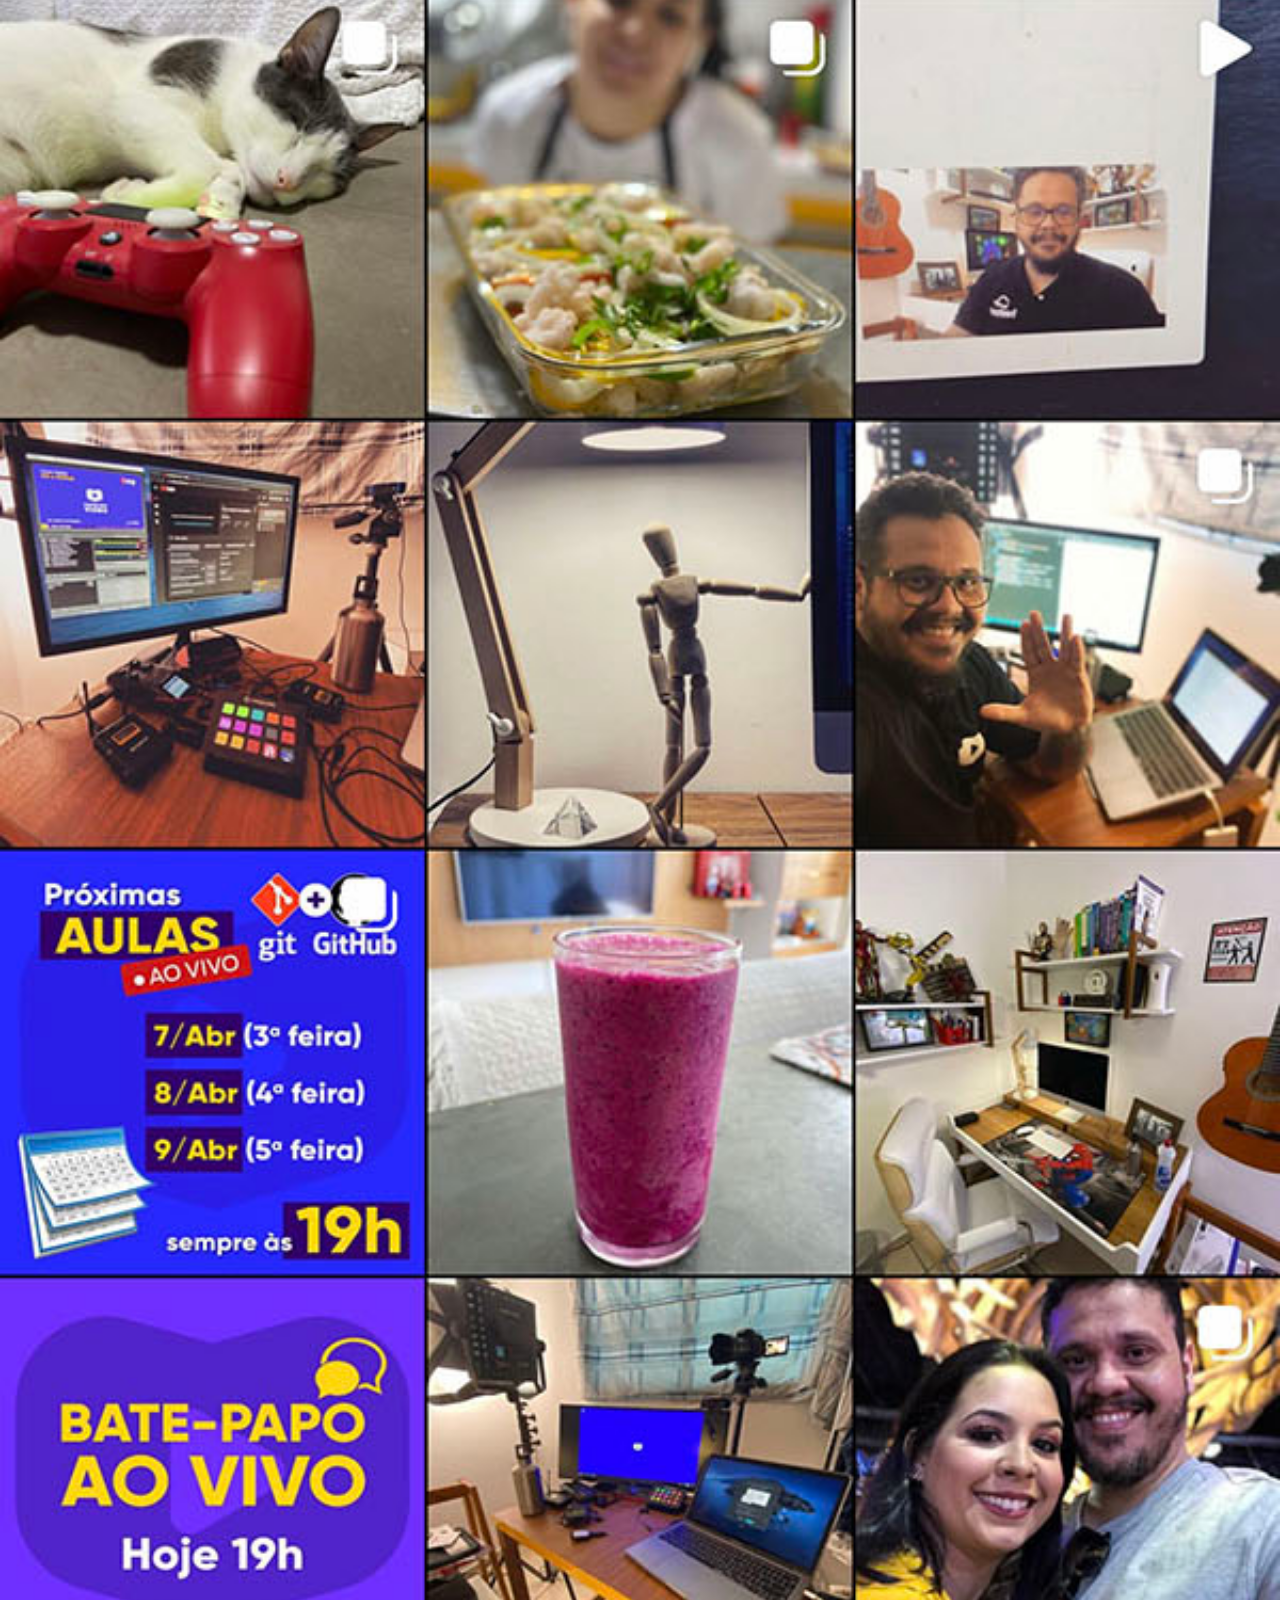
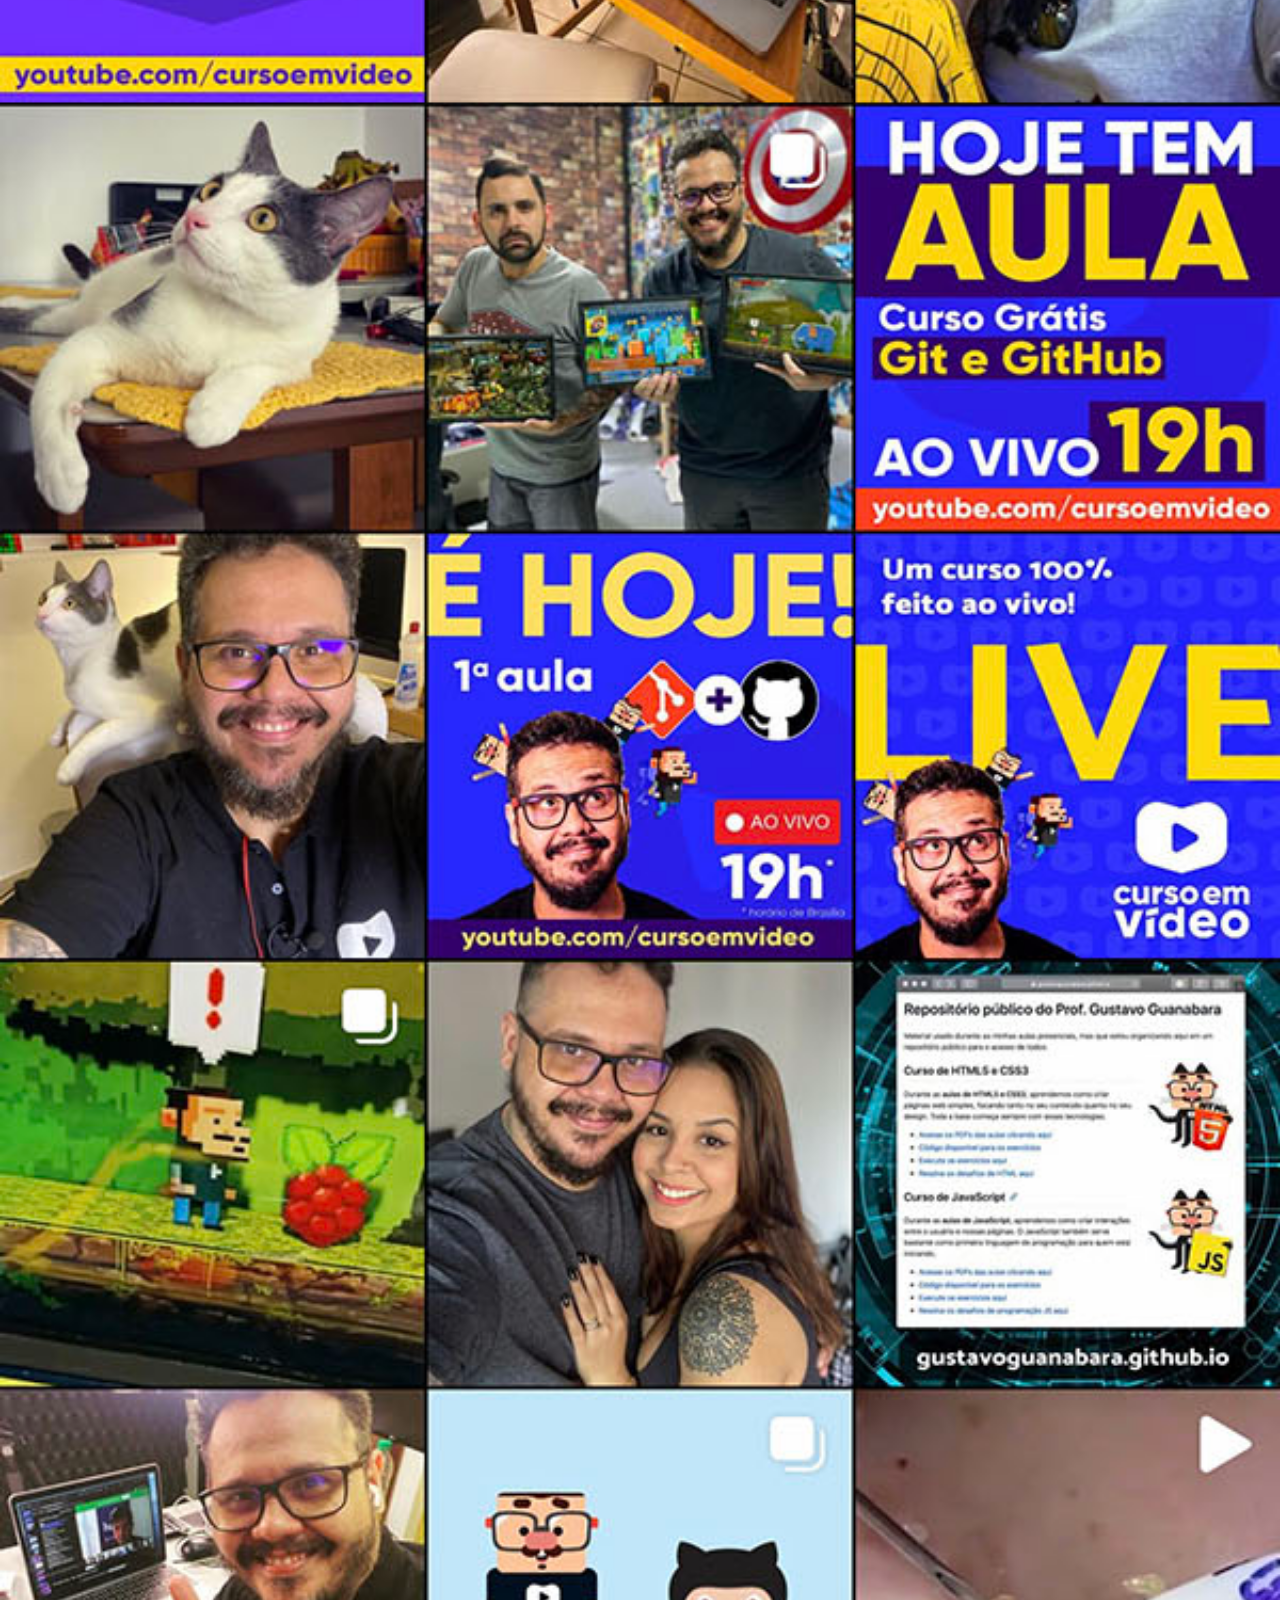
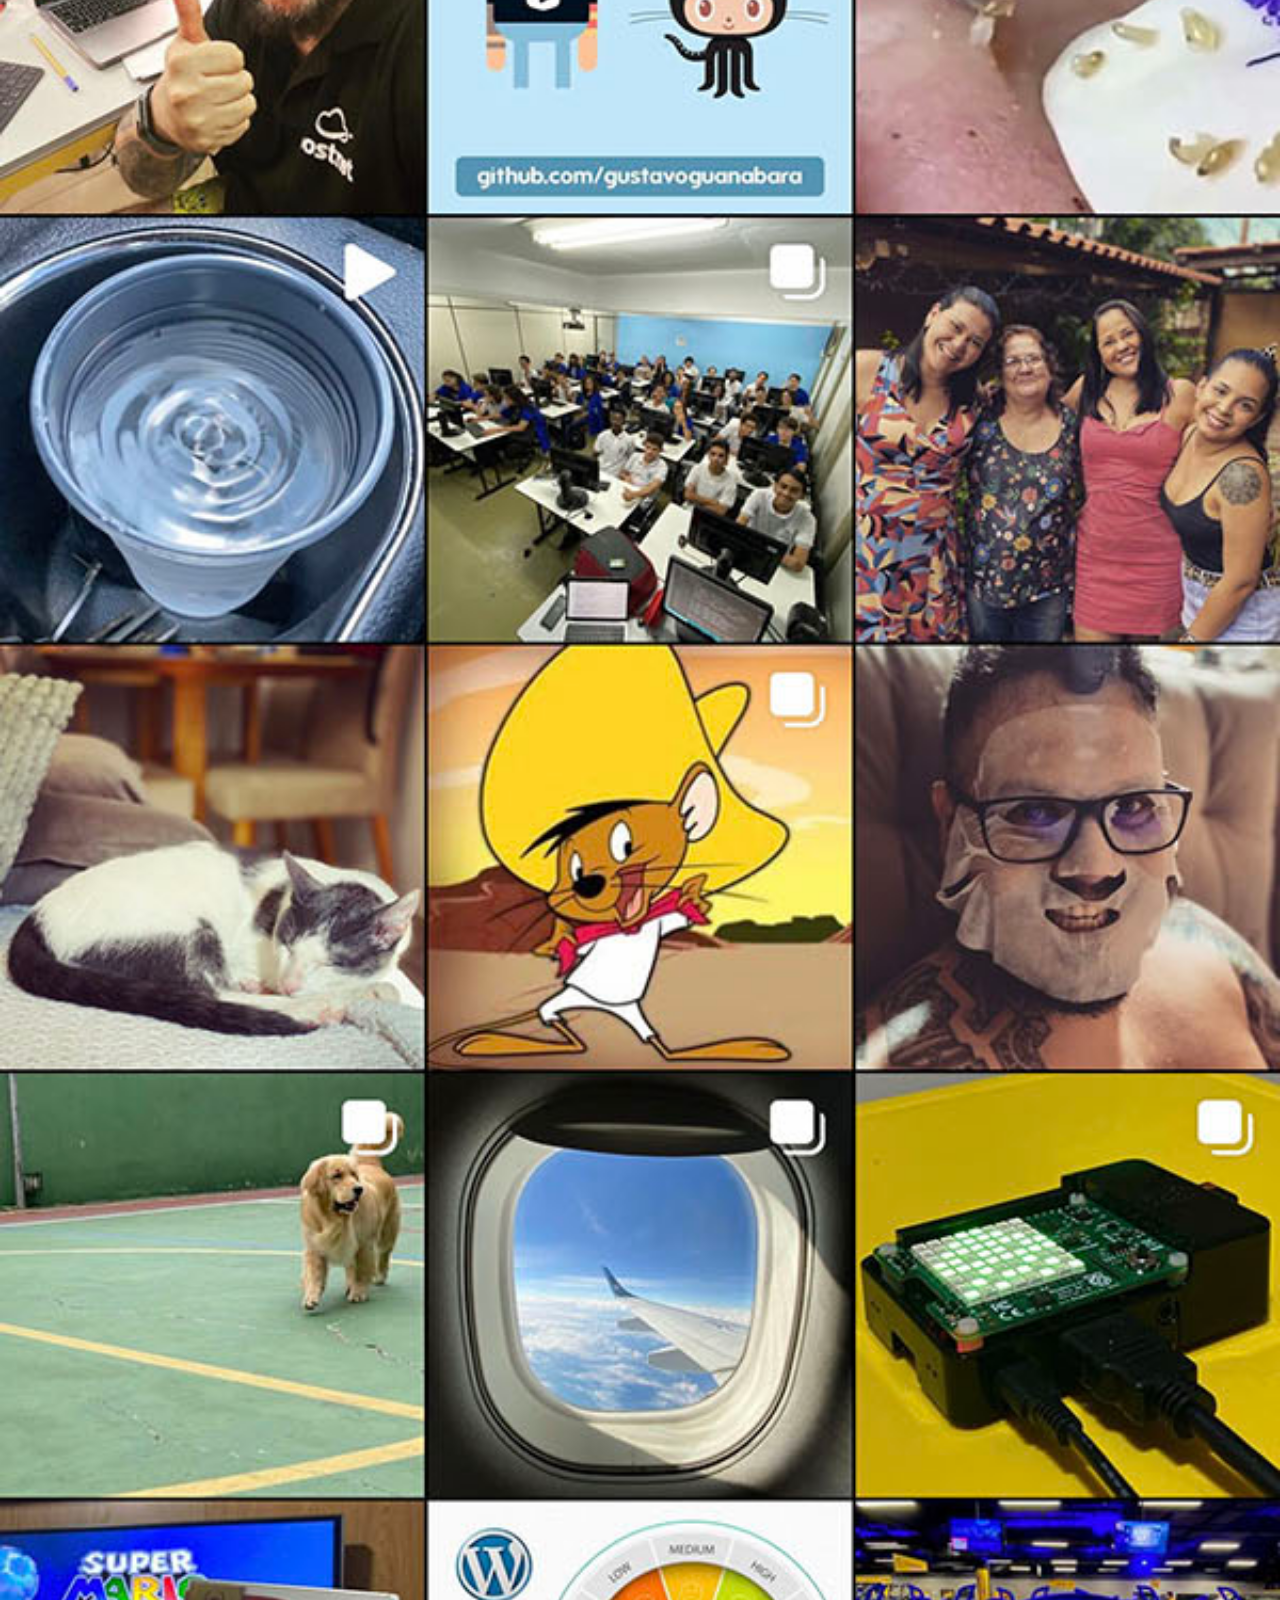
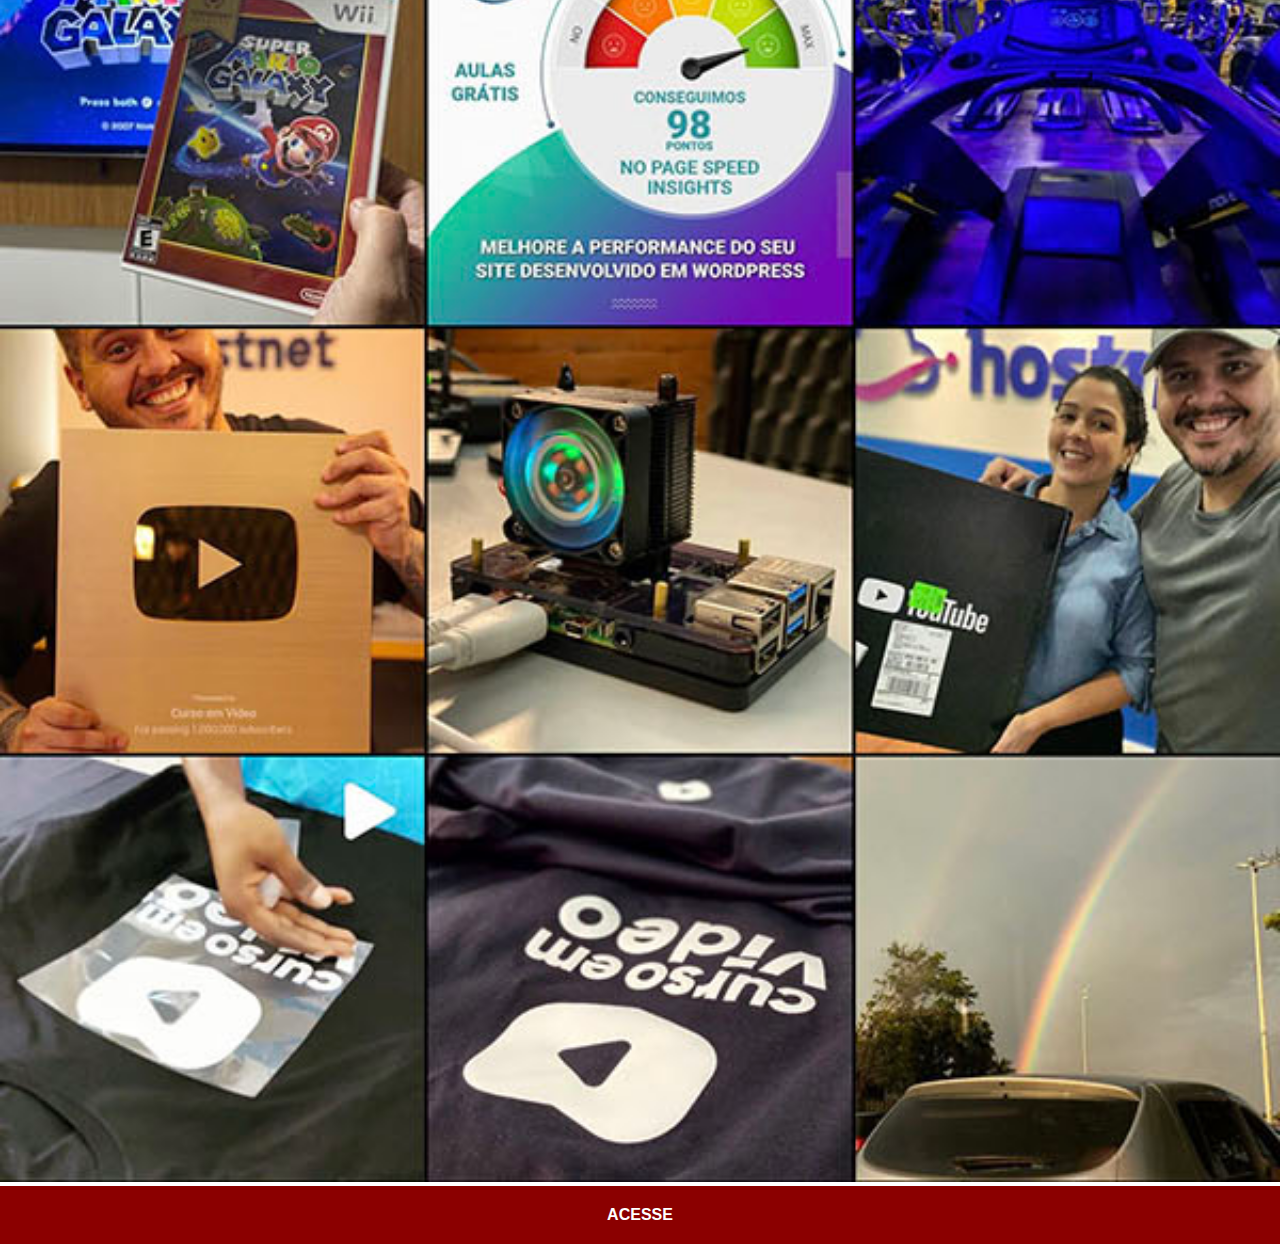
<file: instagram.html>
<!DOCTYPE html>
<html lang="pt-br">
<head>
    <meta charset="UTF-8">
    <meta name="viewport" content="width=device-width, initial-scale=1.0">
    <link rel="stylesheet" href="estilos/social.css">
    <title>Instagram</title>
</head>
<body>
    <img src="imagens/tela-instagram.jpg" alt="Instagram">
    <a href="https://www.instagram.com/gustavoguanabara/" target="_blank">ACESSE</a>
</body>
</html>
</file>
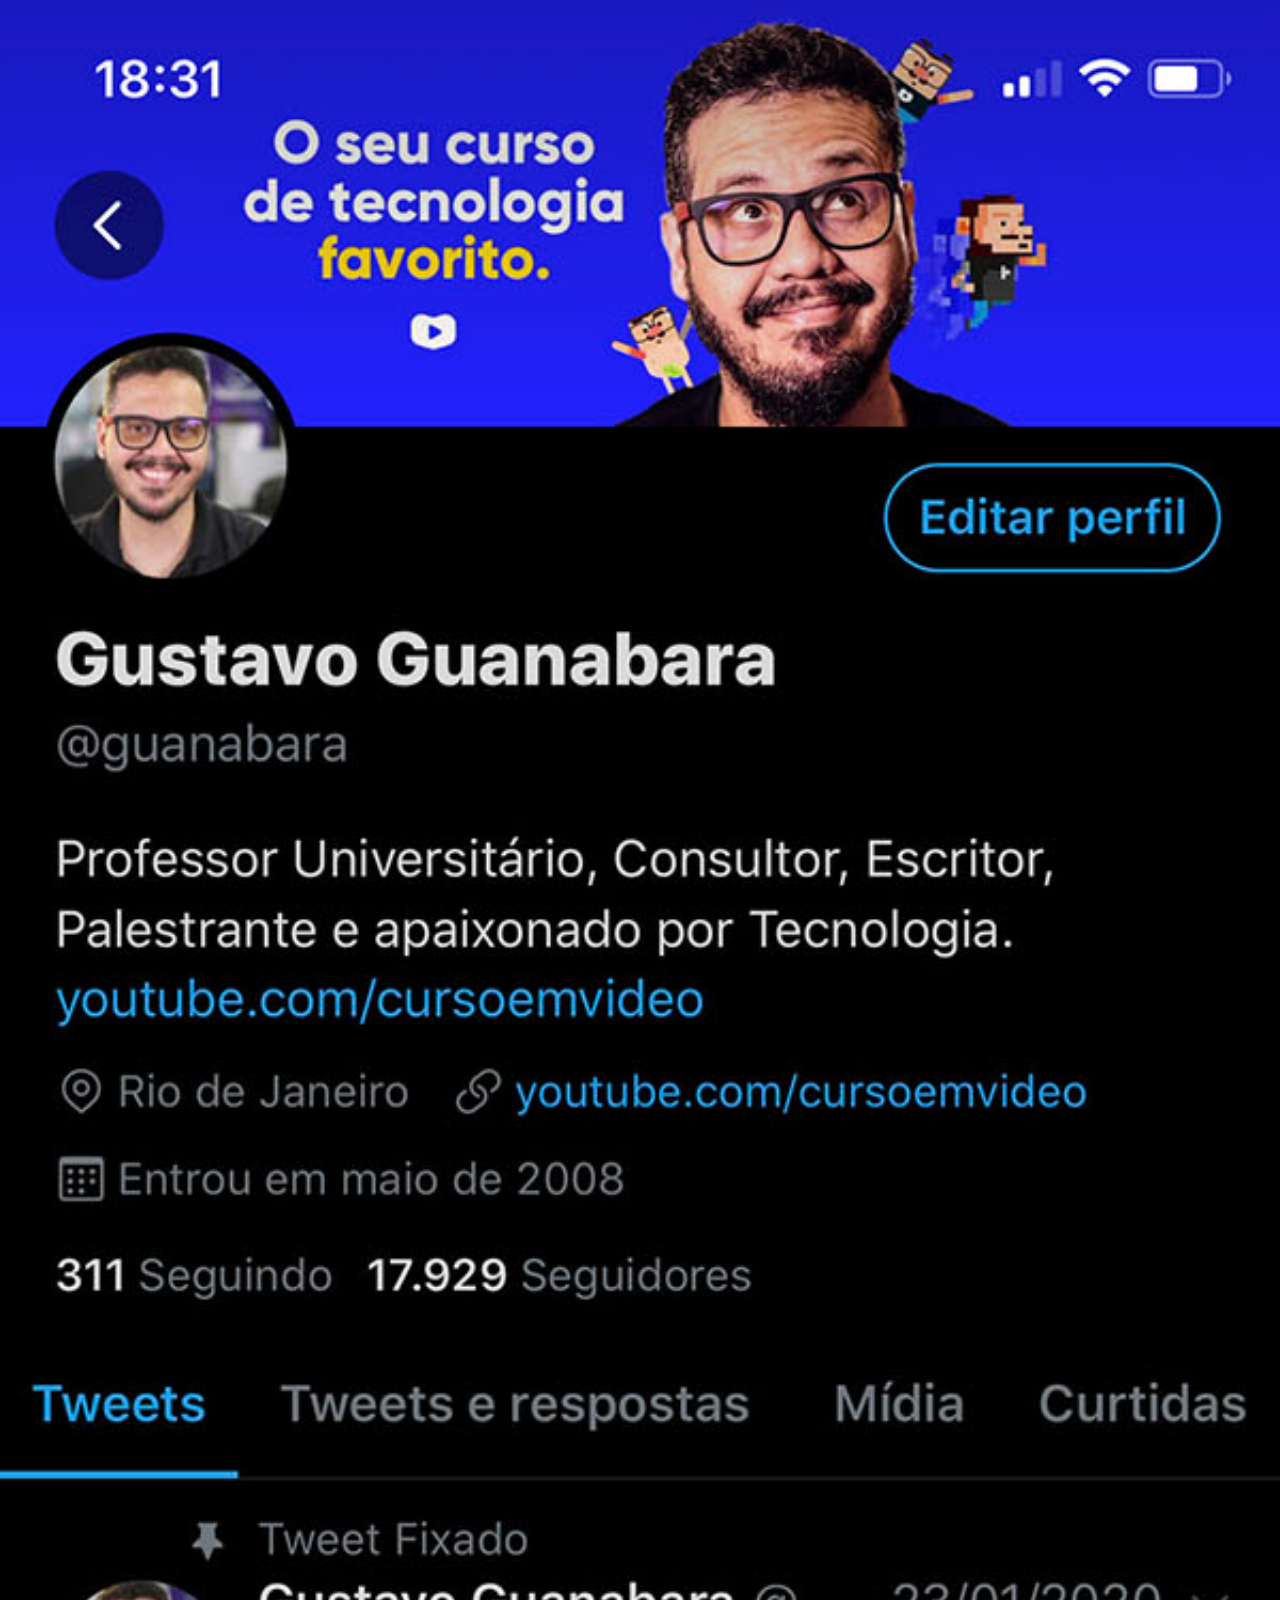
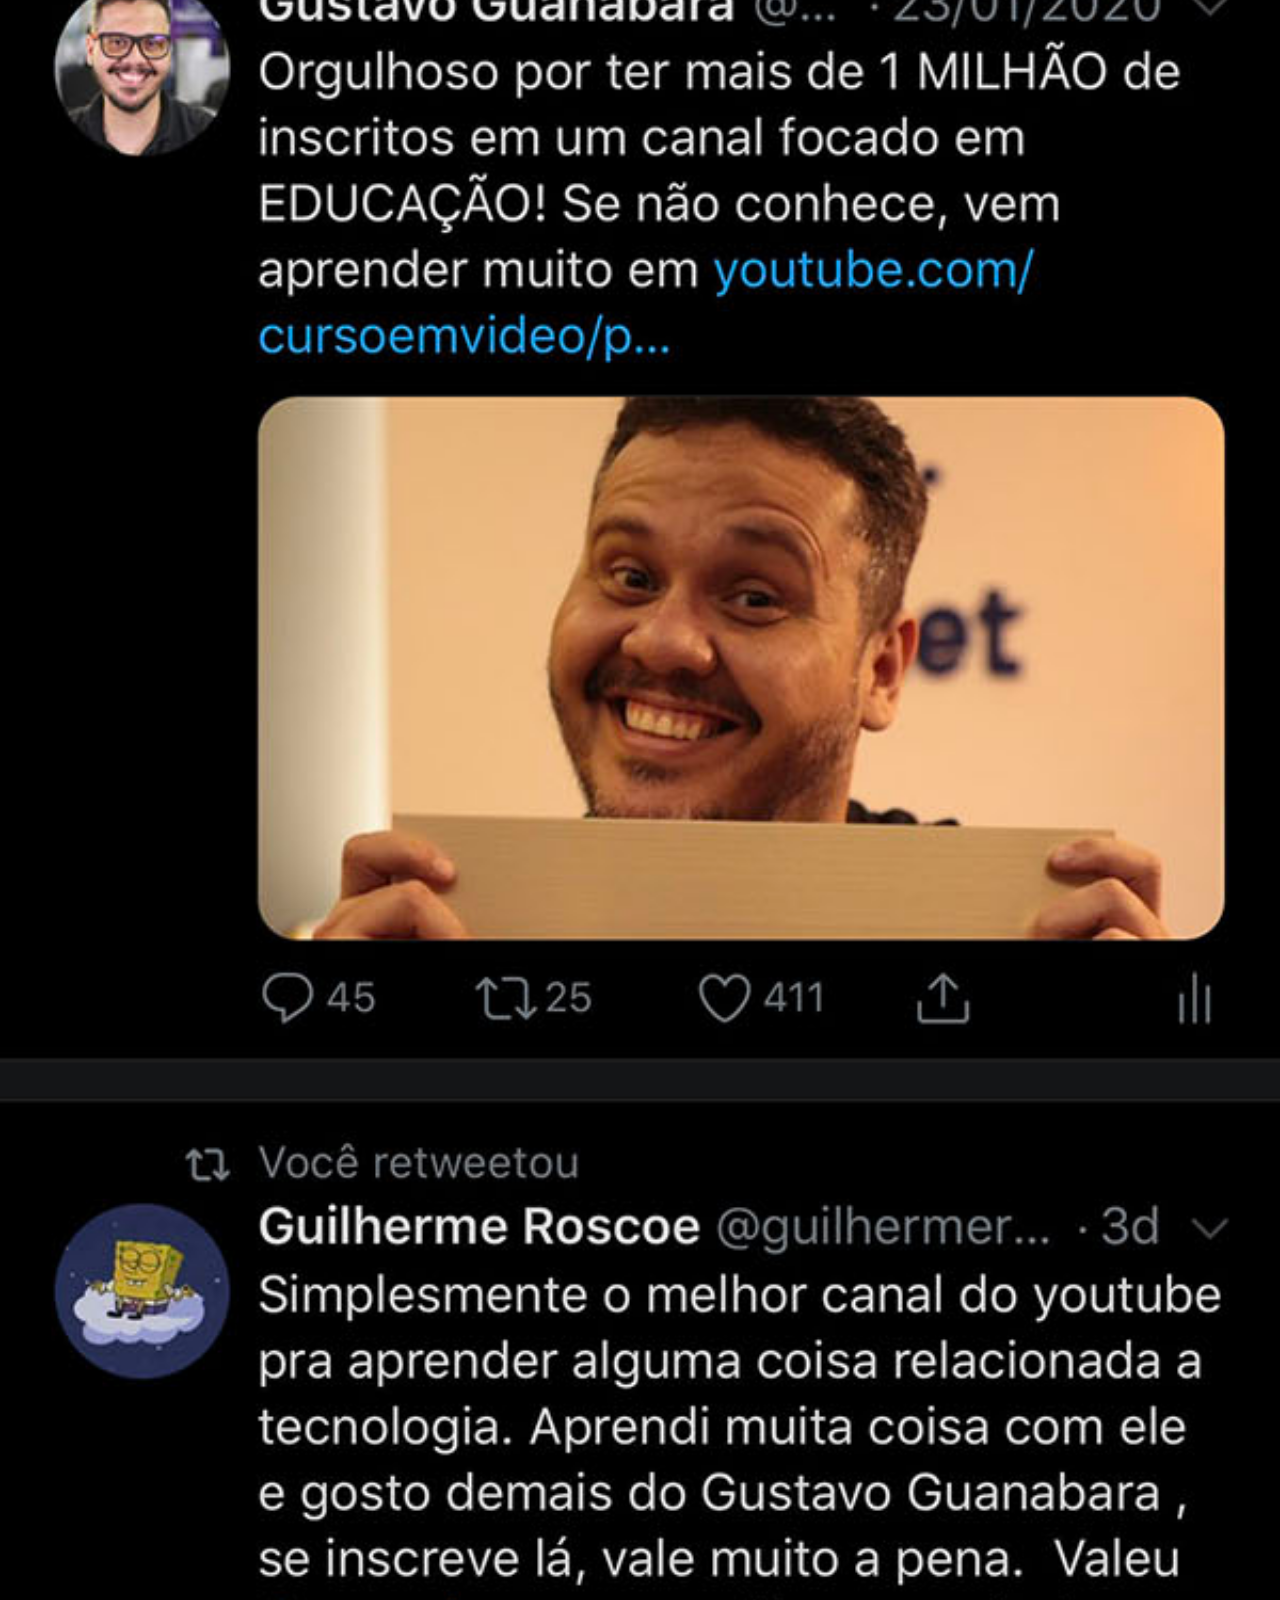
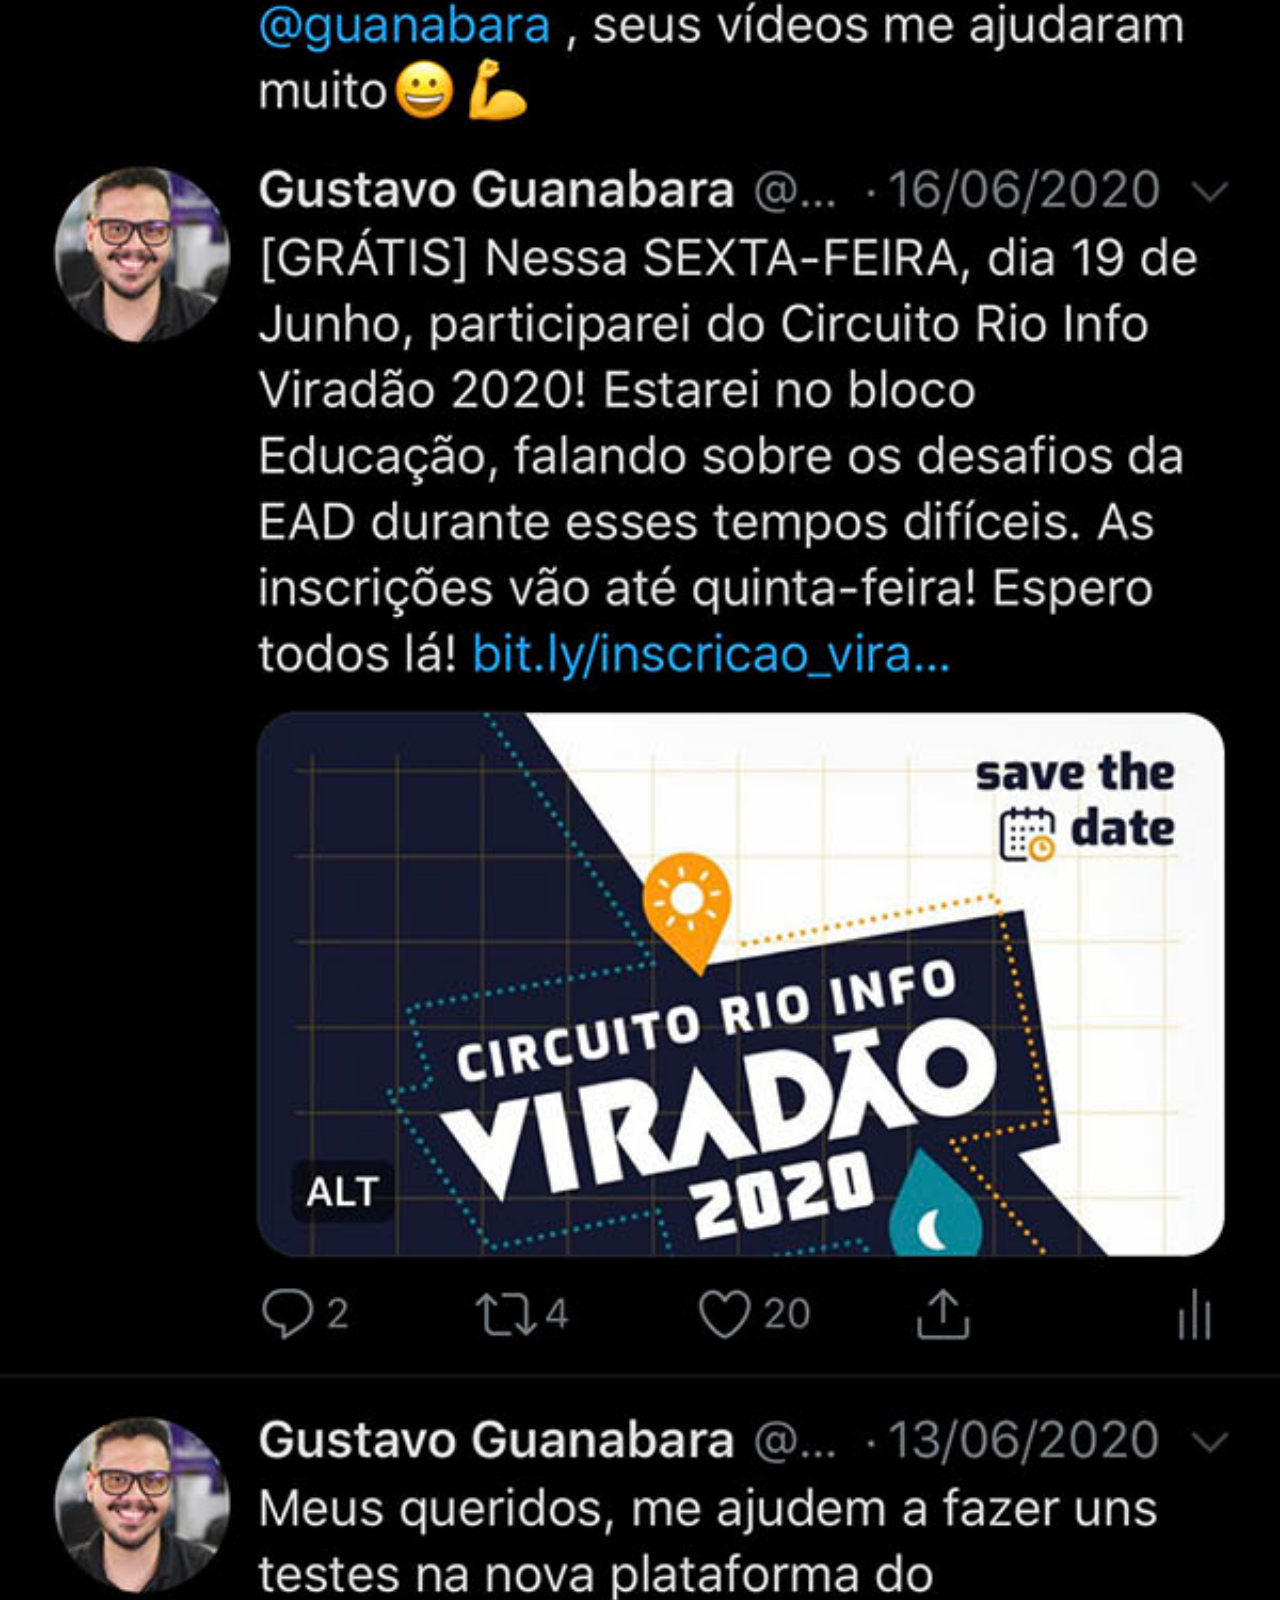
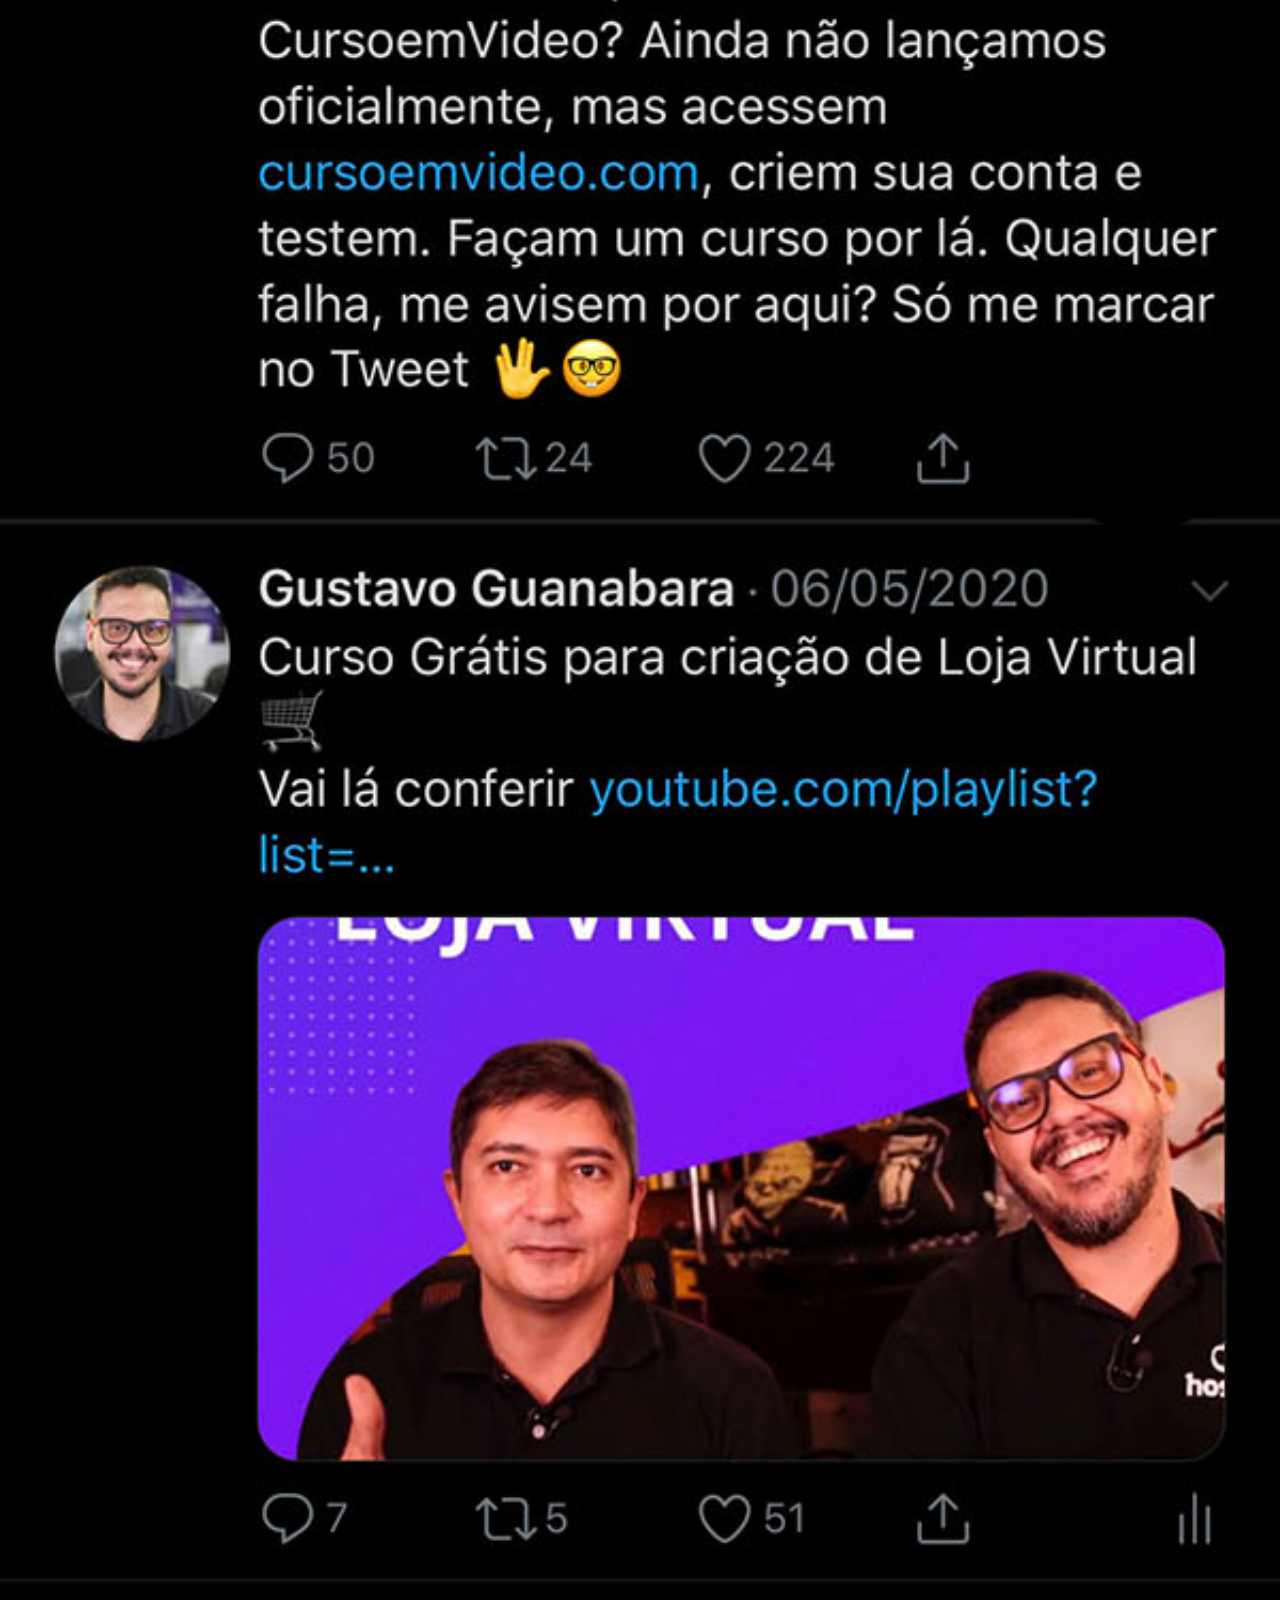
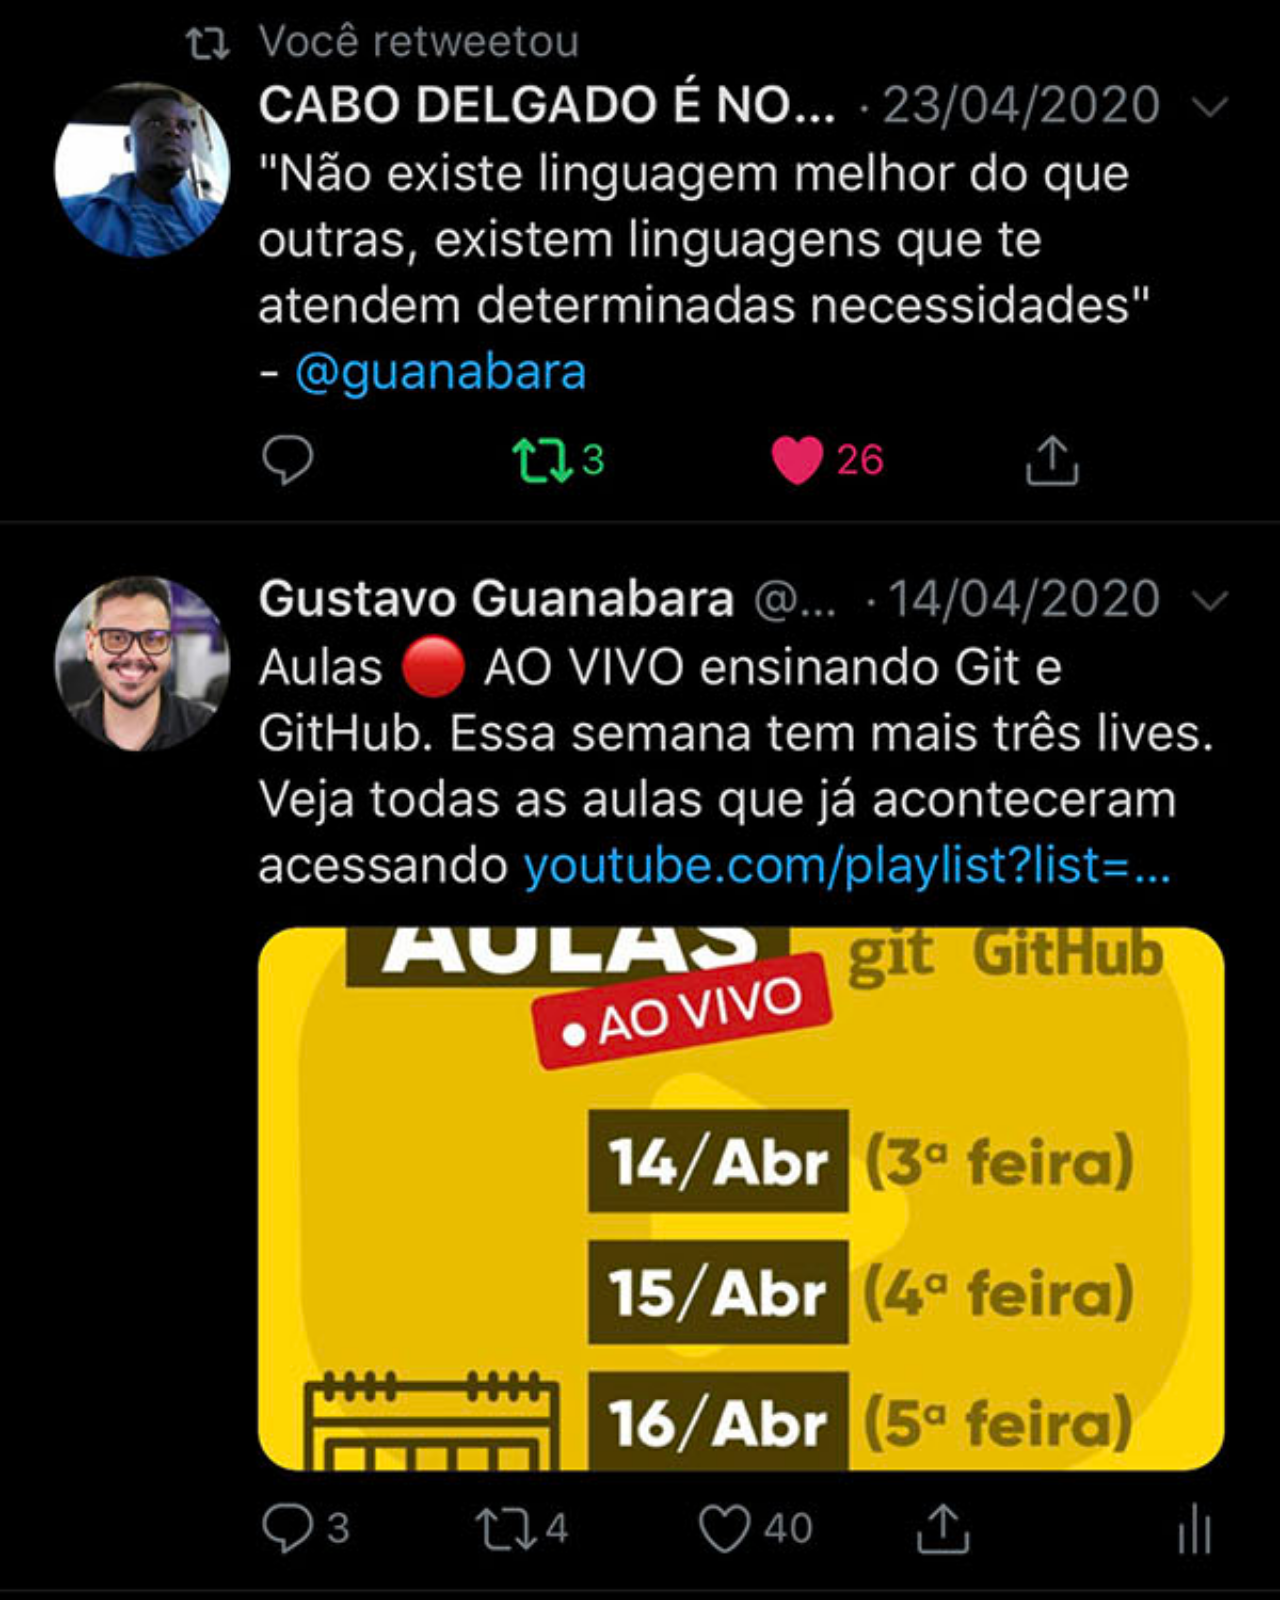
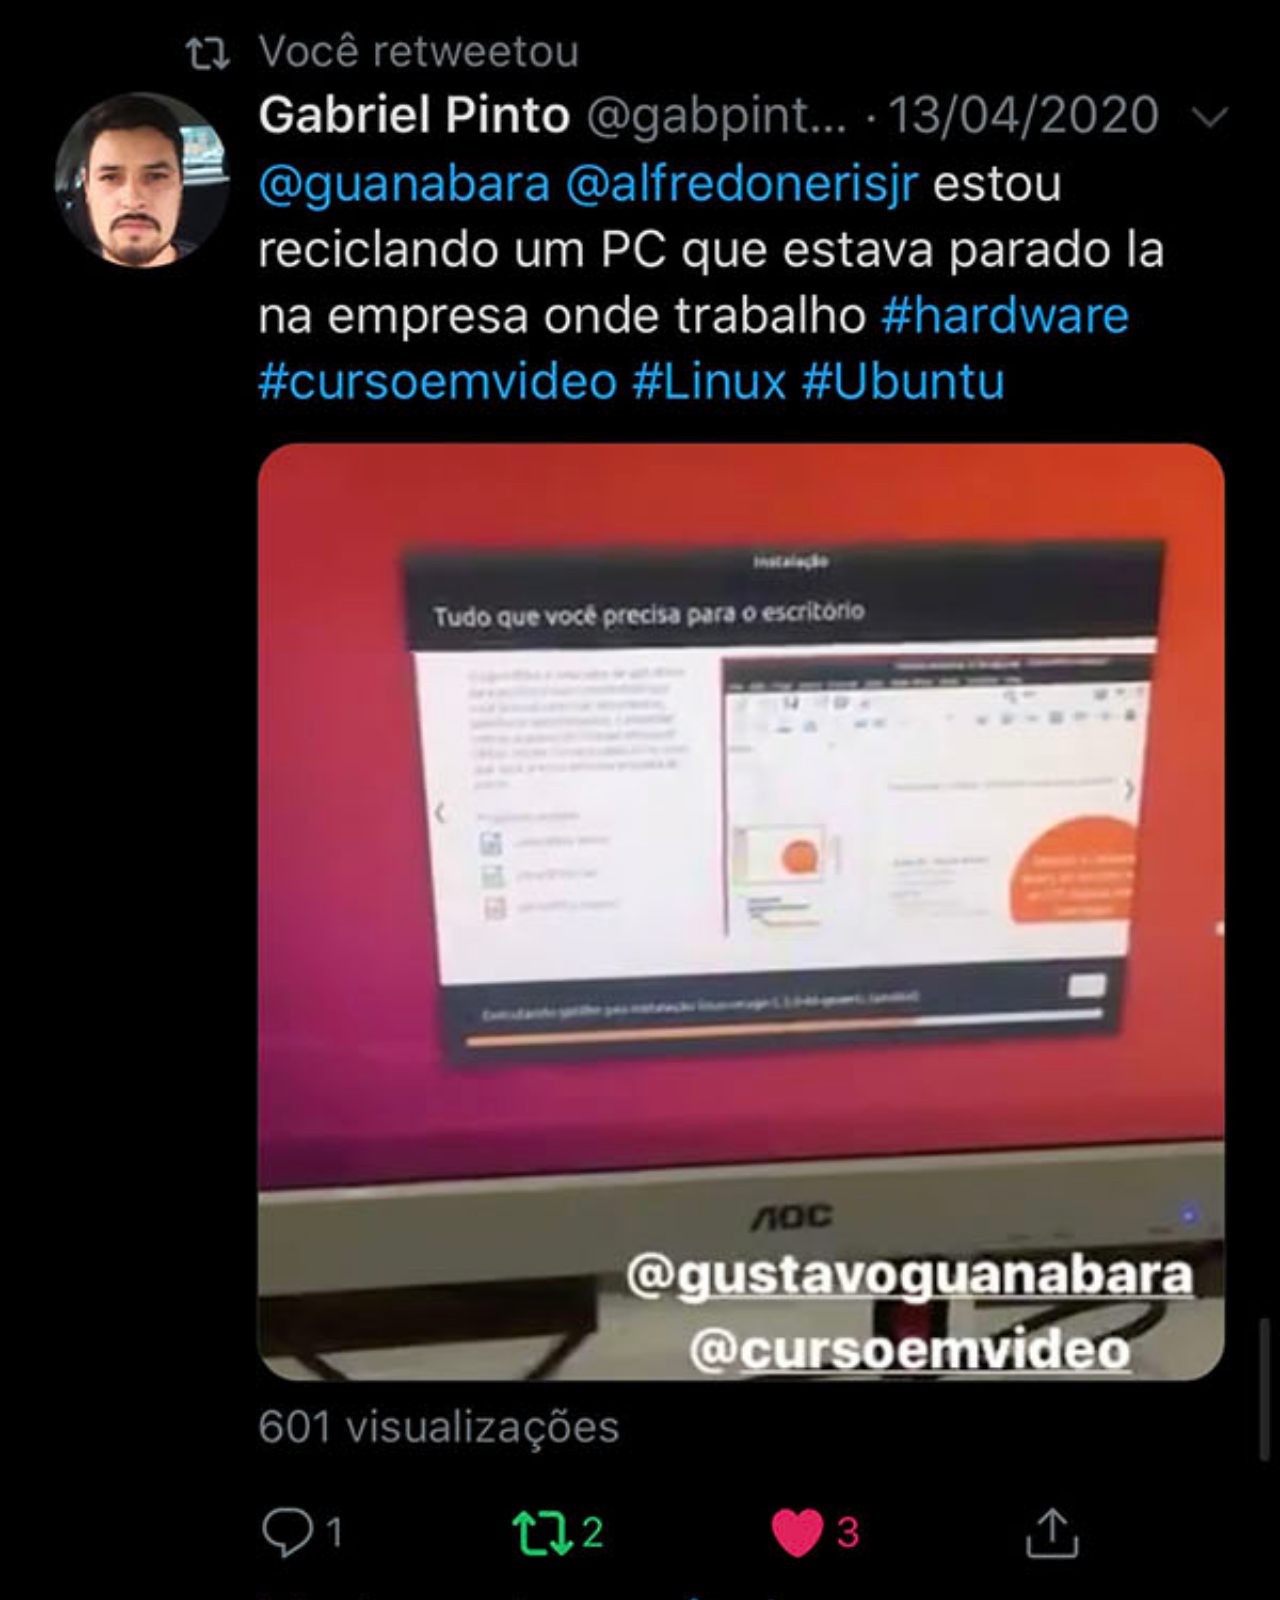
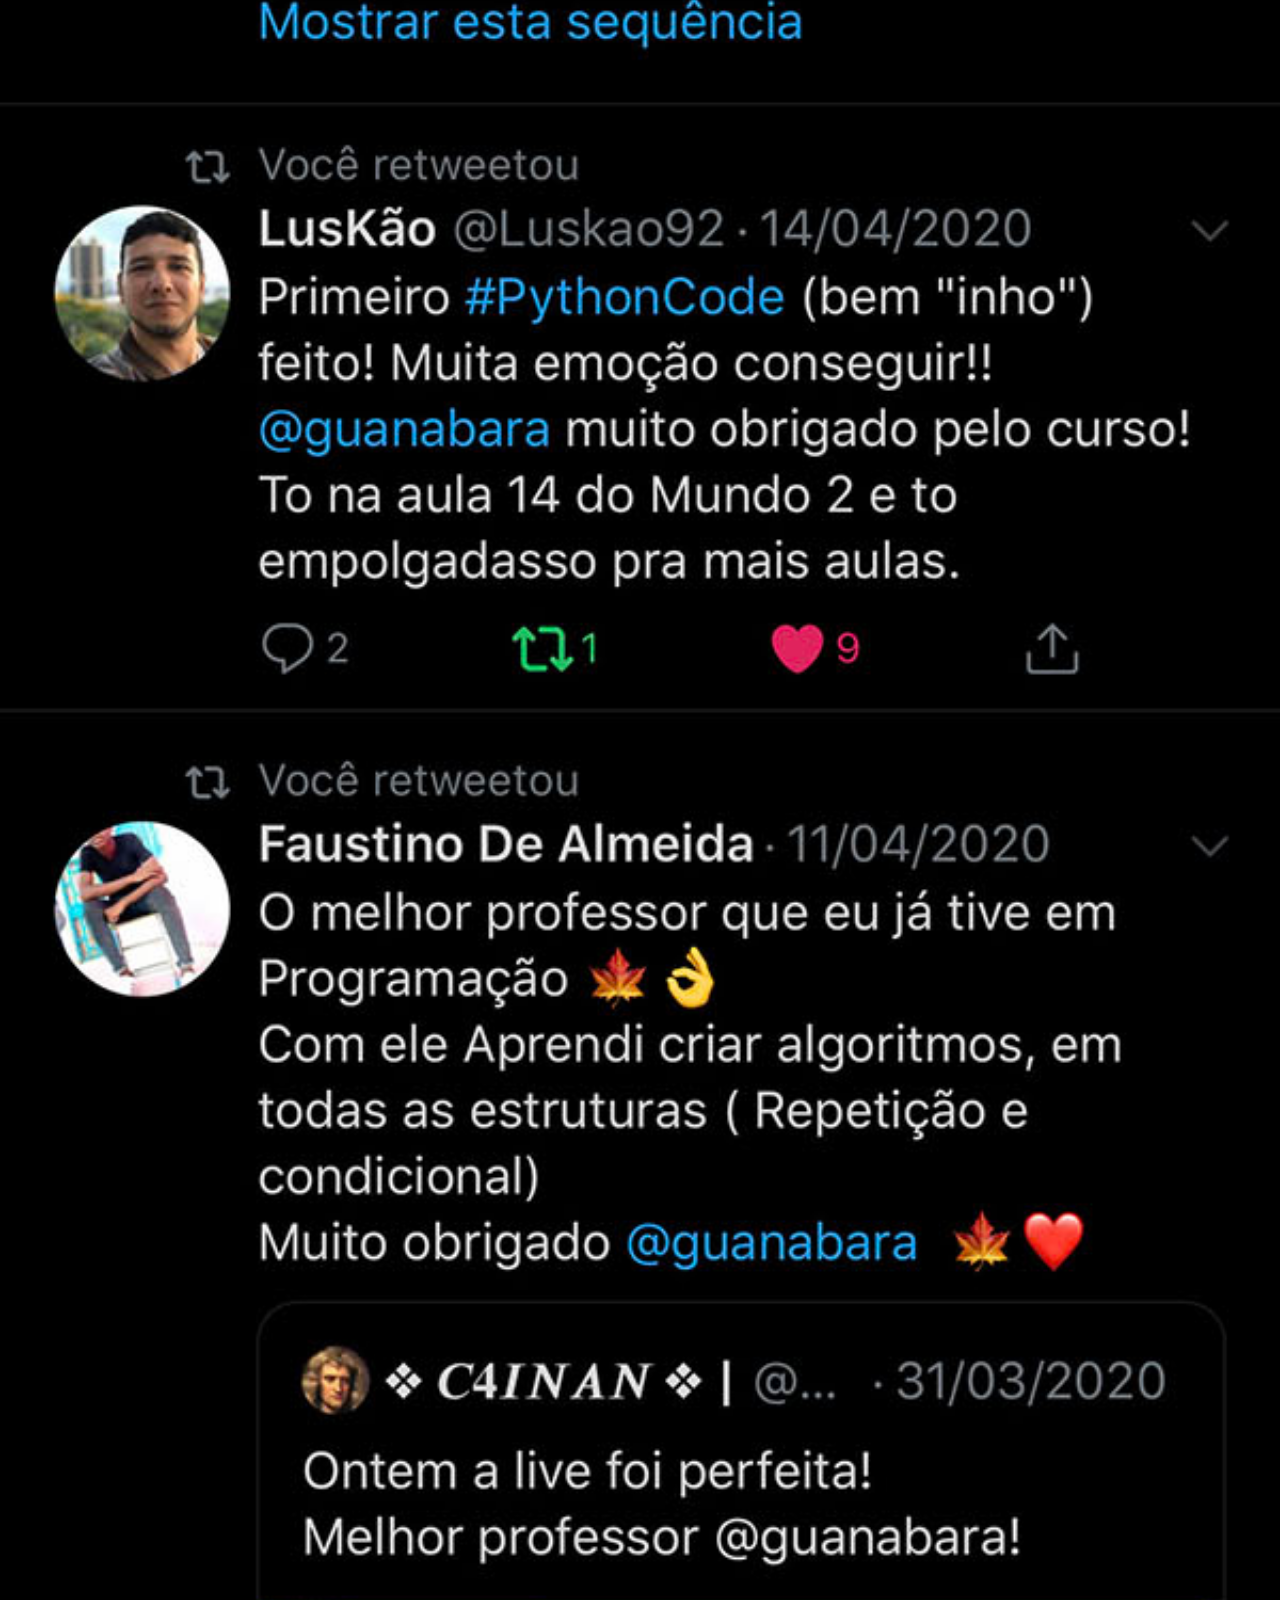
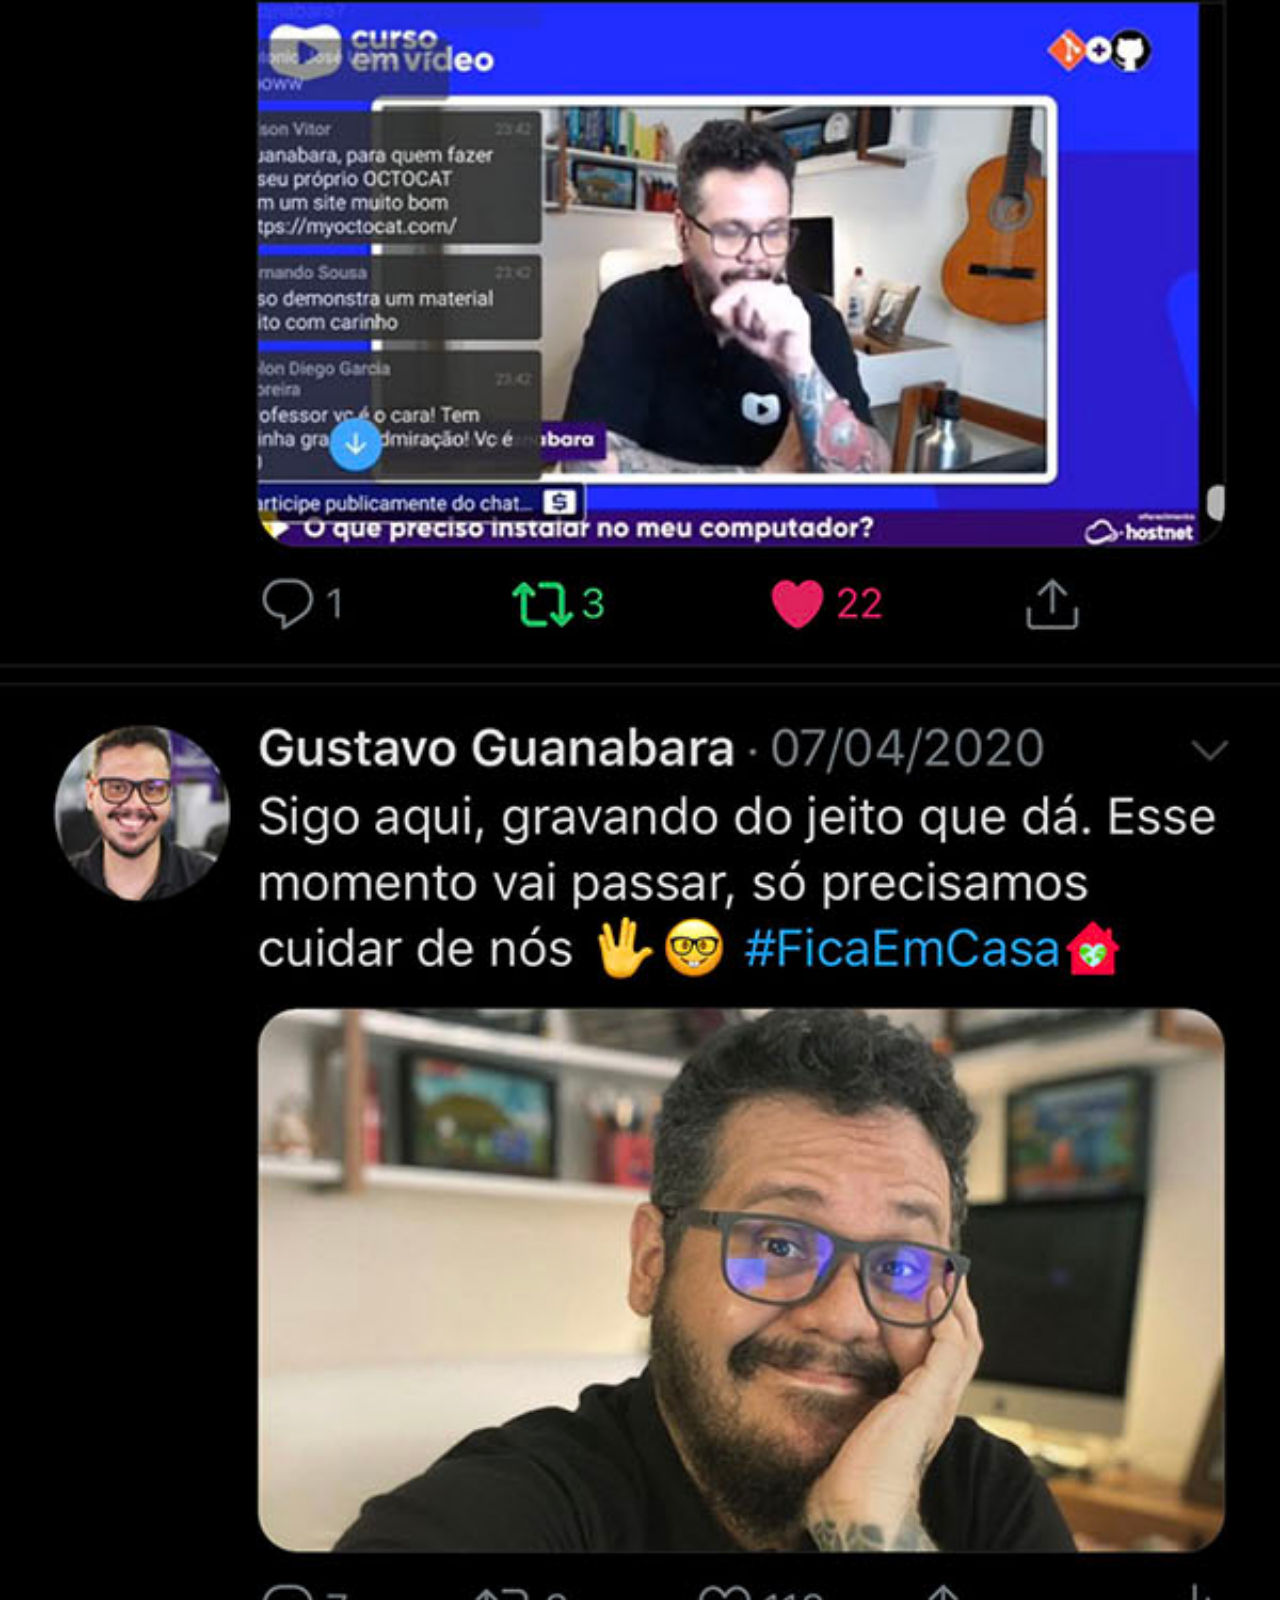
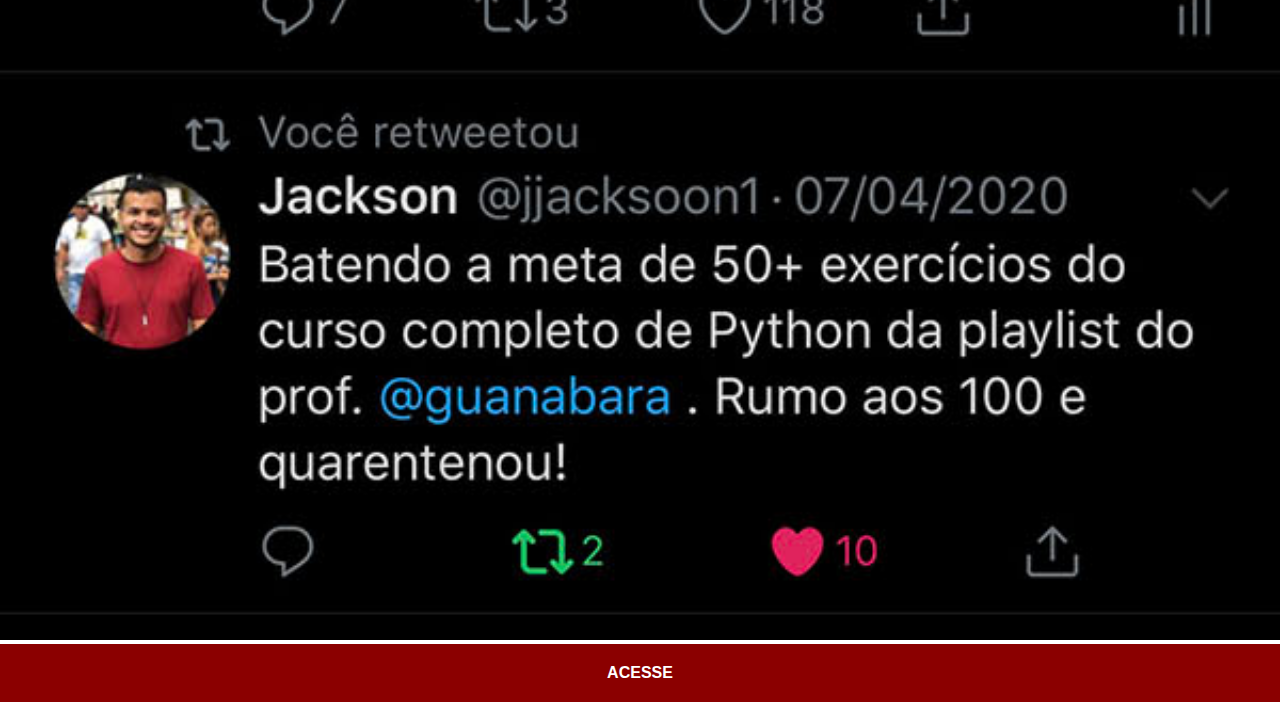
<file: twitter.html>
<!DOCTYPE html>
<html lang="pt-br">
<head>
    <meta charset="UTF-8">
    <meta name="viewport" content="width=device-width, initial-scale=1.0">
    <link rel="stylesheet" href="estilos/social.css">
    <title>Twitter</title>
</head>
<body>
    <img src="imagens/tela-twitter.jpg" alt="Twitter">
    <a href="https://x.com/guanabara" target="_blank">ACESSE</a>
</body>
</html>
</file>
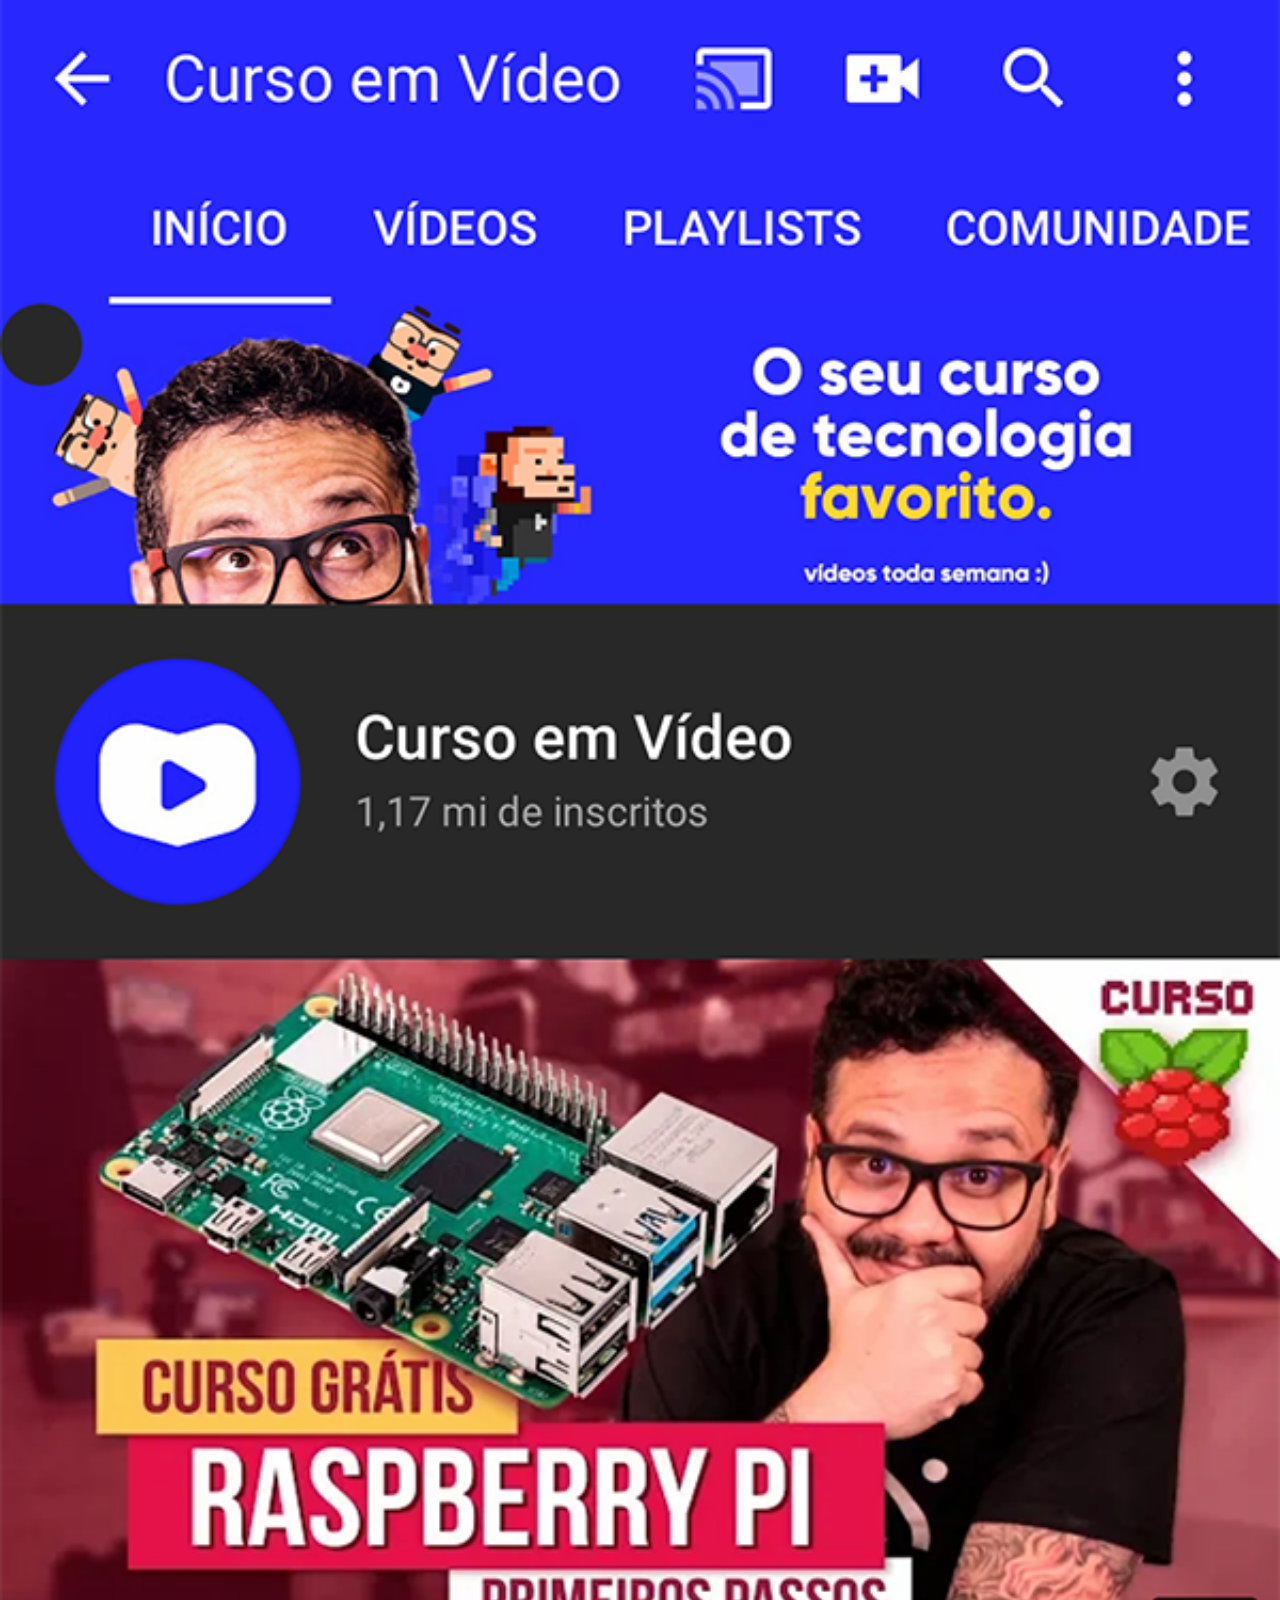
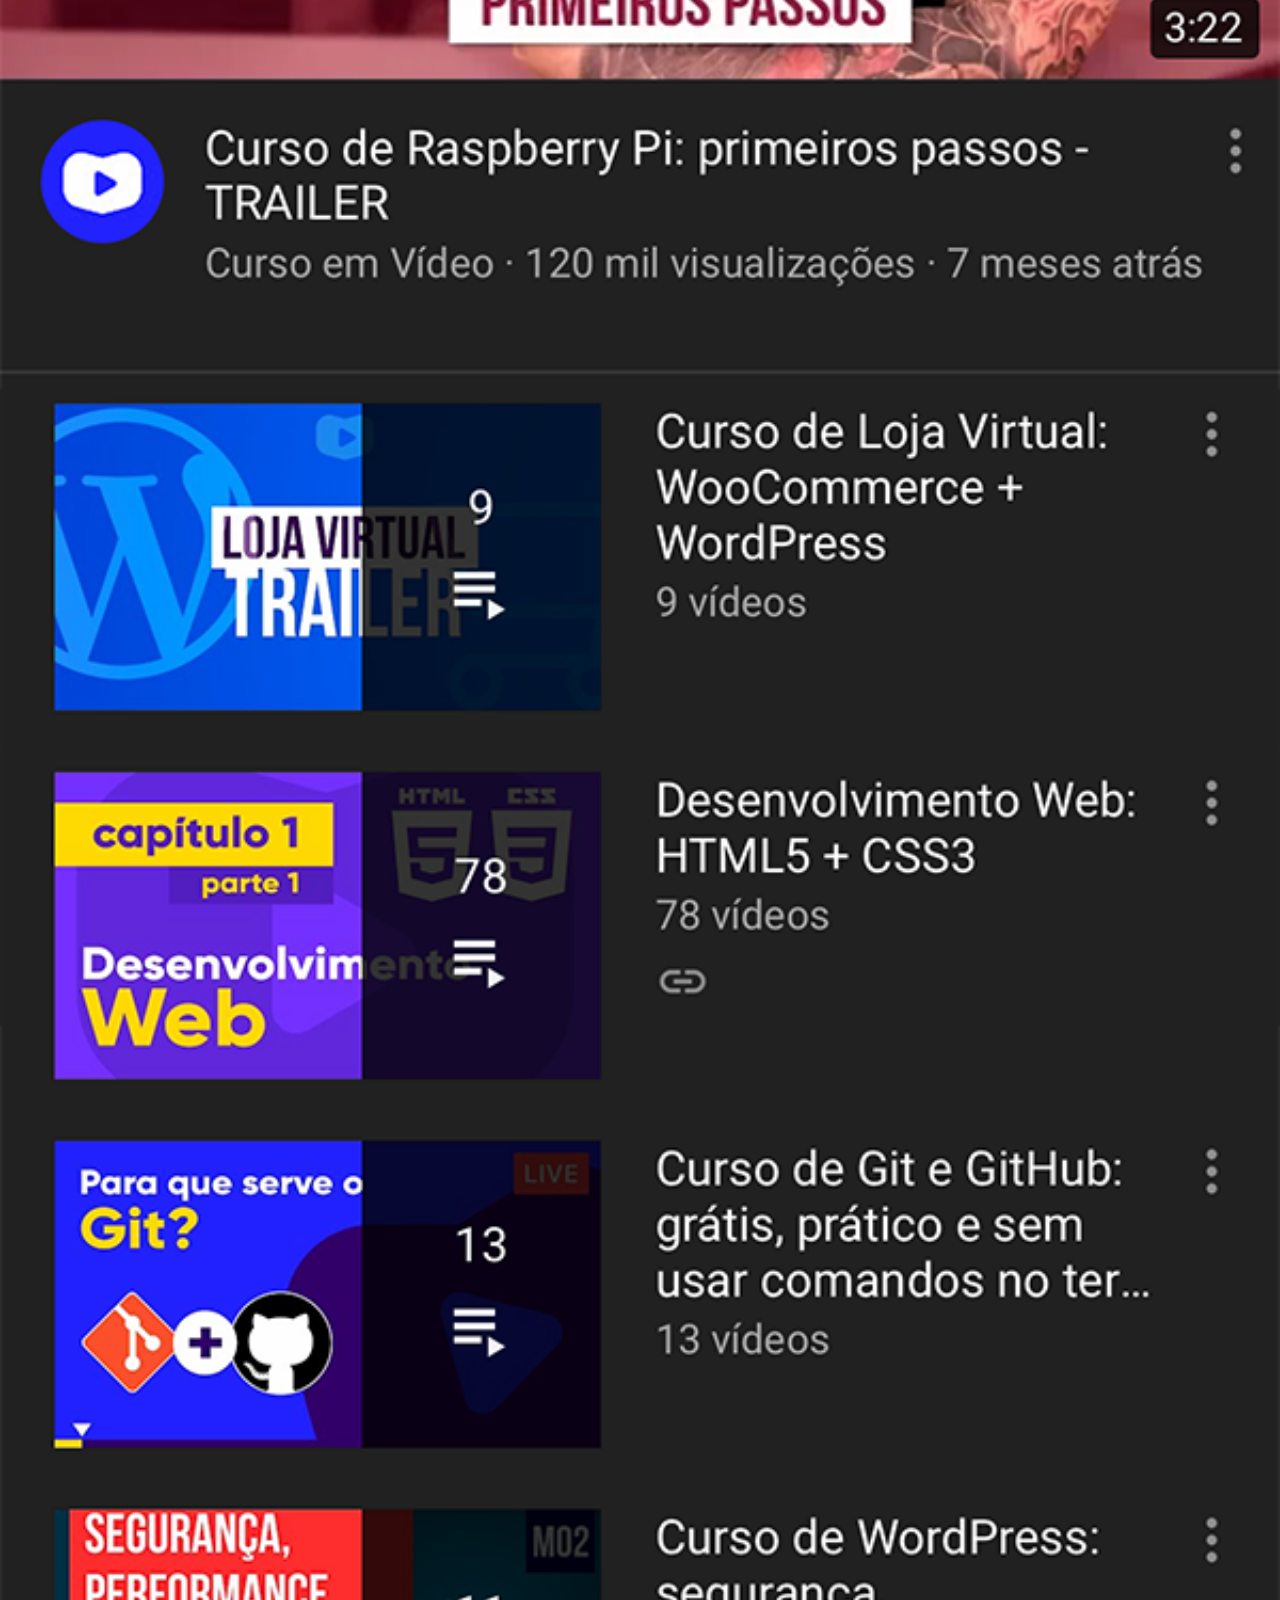
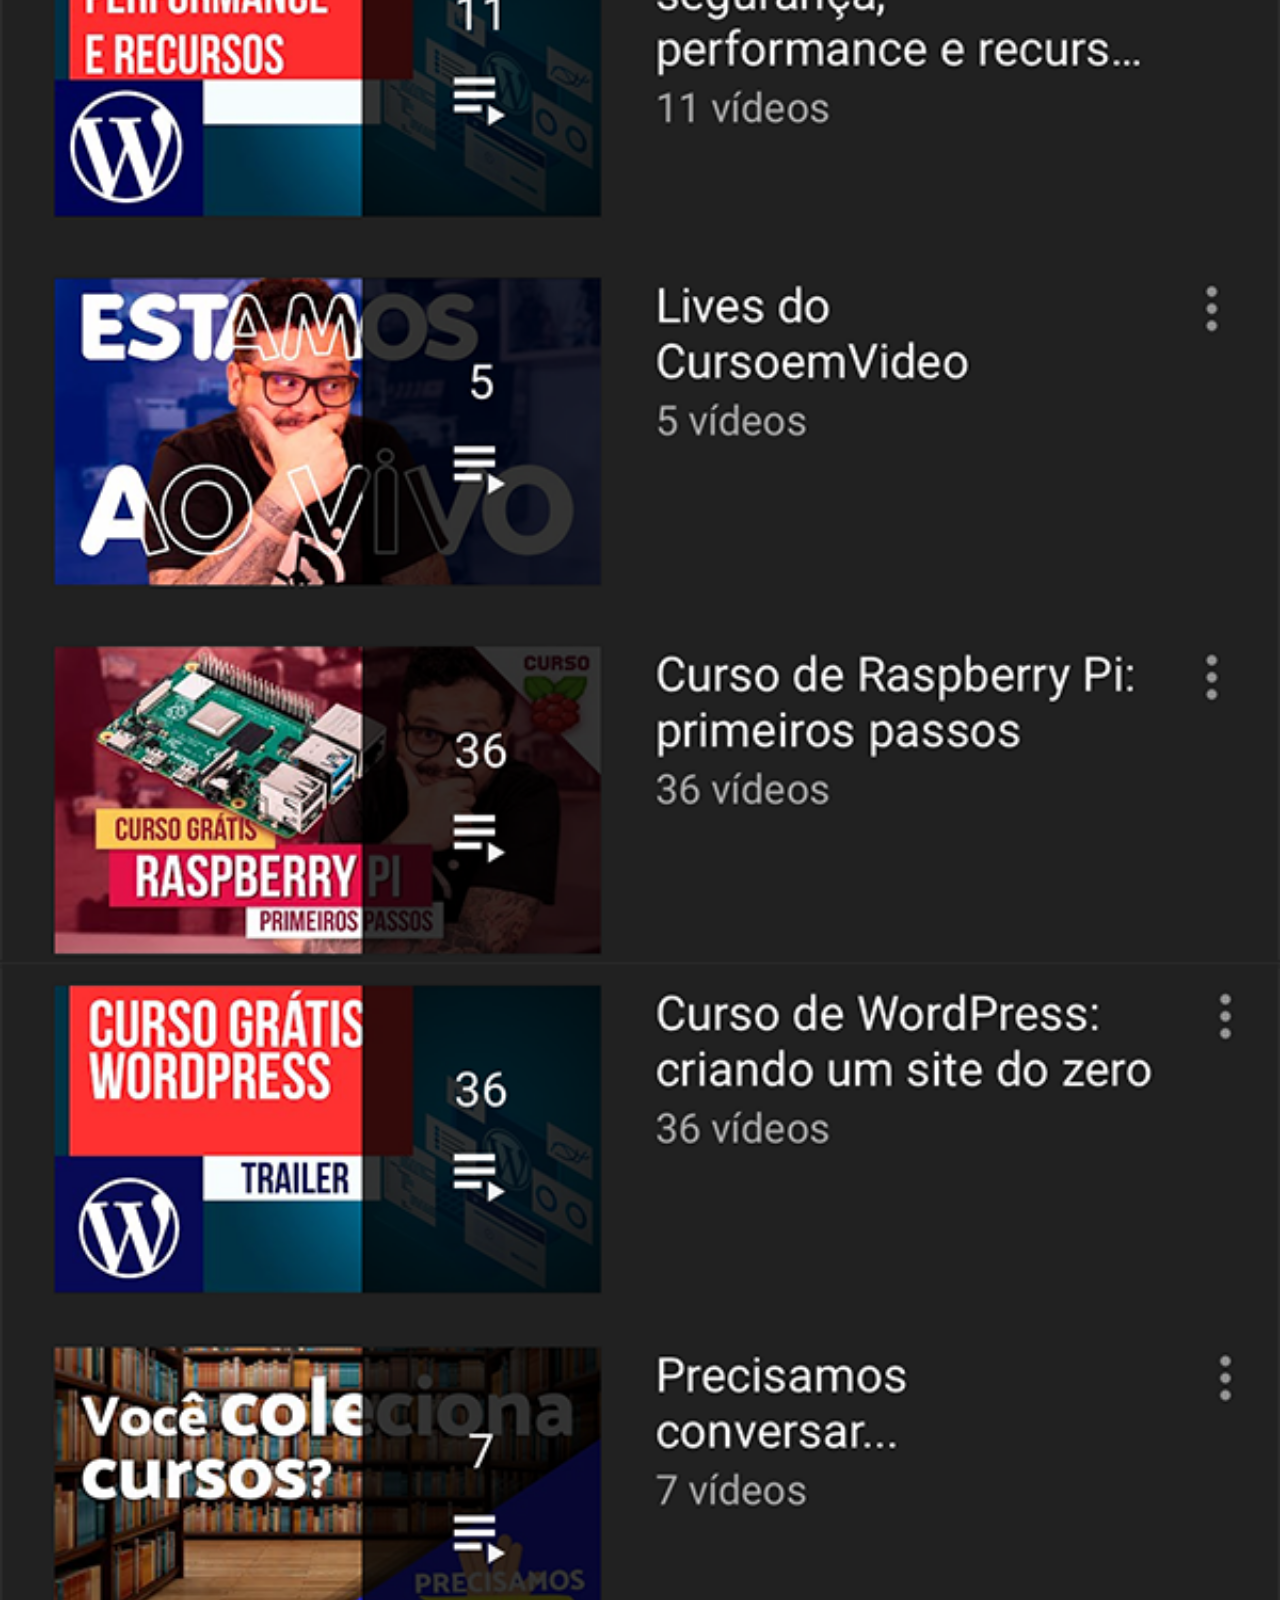
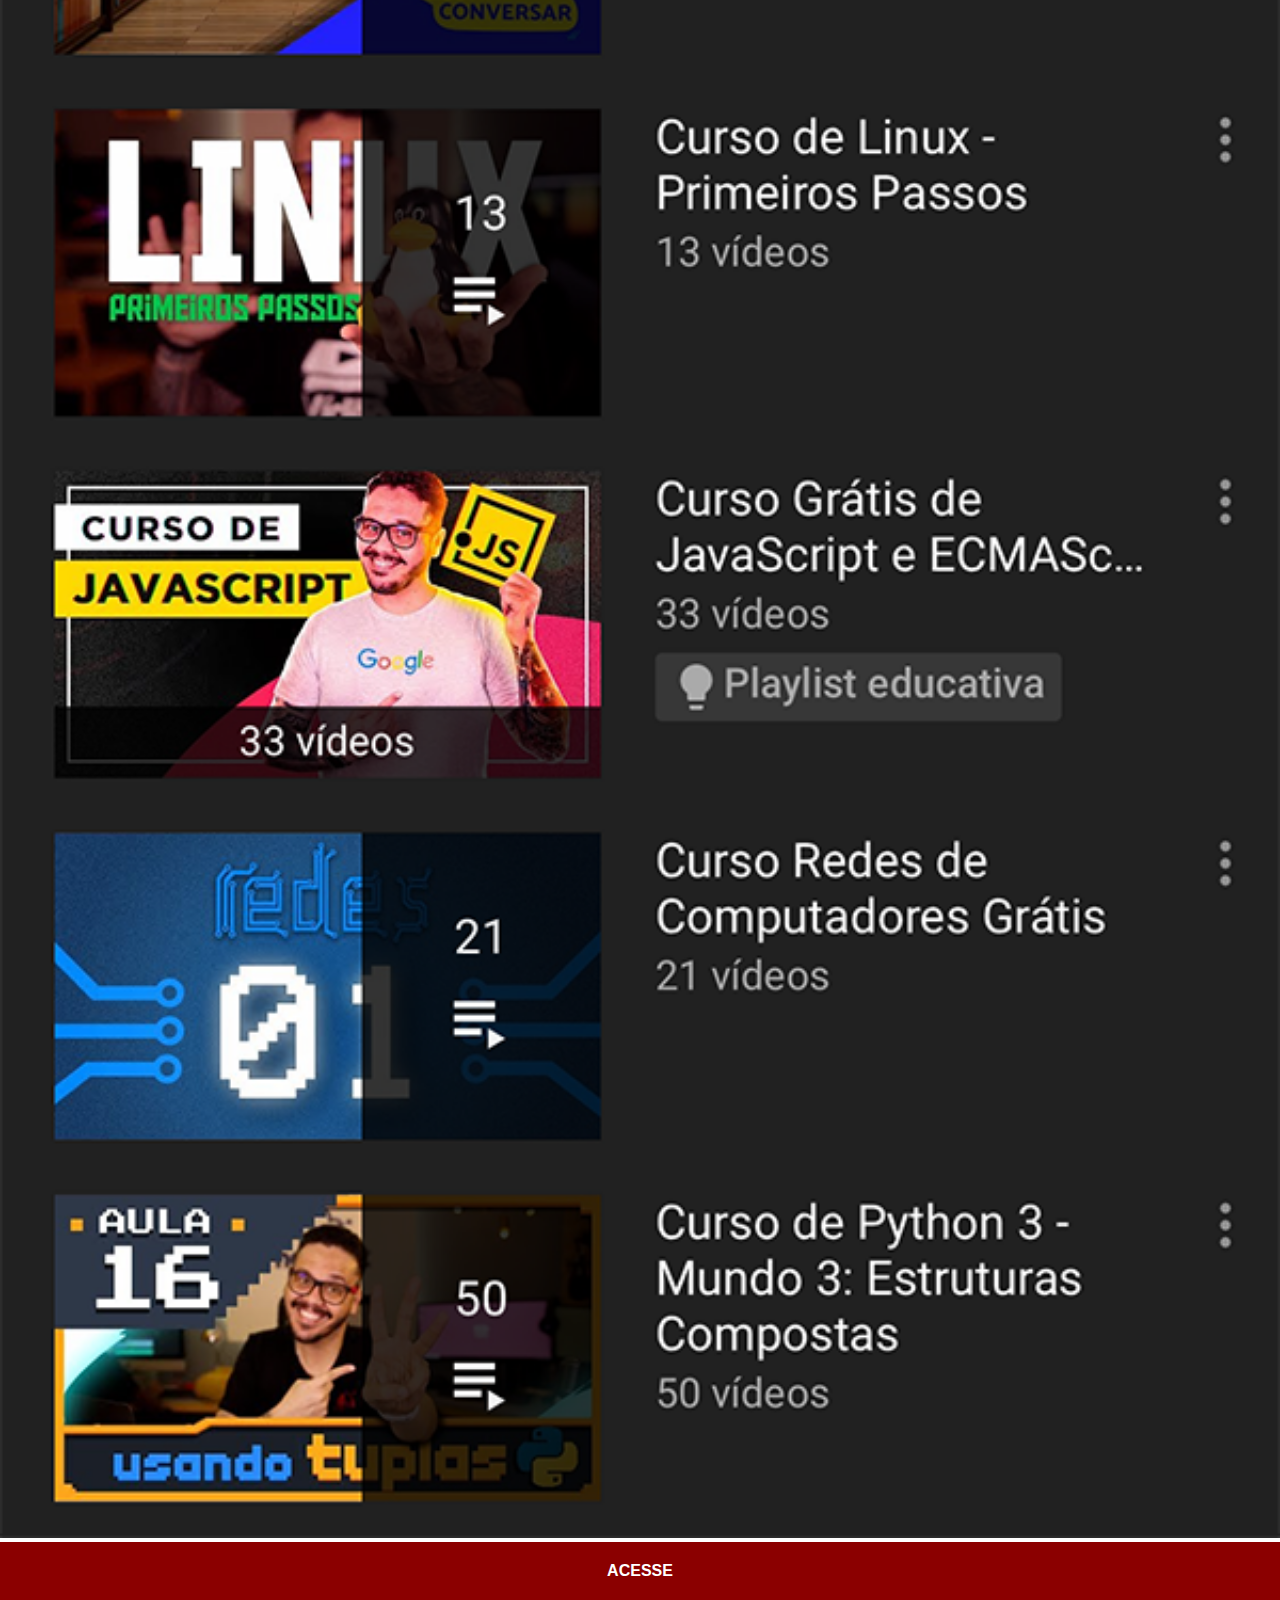
<file: youtube.html>
<!DOCTYPE html>
<html lang="pt-br">
<head>
    <meta charset="UTF-8">
    <meta name="viewport" content="width=device-width, initial-scale=1.0">
    <link rel="stylesheet" href="estilos/social.css">
    <title>YouTube</title>
</head>
<body>
    <img src="imagens/tela-youtube.png" alt="YouTube">
    <a href="https://www.youtube.com/c/CursoemV%C3%ADdeo/playlists" target="_blank">ACESSE</a>
</body>
</html>
</file>
<file: estilos/style.css>
@charset "UTF-8";

* {
    margin: 0px;
    padding: 0px;
    font-family: Arial, Helvetica, sans-serif;
}

html, body {
    position: fixed;
    height: 100vh;
    width: 100vw;
    background-color: black;
}

body {
    background: url('../imagens/fundo-madeira.jpg') no-repeat top center;
    background-size: cover;
    background-attachment: fixed;
}

main {
    position: relative;
    height: 100vh;
}

#telefone {
    position: absolute;
    top: 50%;
    left: 50%;
    transform: translate(-50%, -50%);
    height: 629px;
    width: 311px;
    background: url('../imagens/frame-iphone.png') no-repeat;
}

#tela {
    position: relative;
    top: 81px;
    left: 23px;
    height: 469px;
    width: 265px;
}

#redes-sociais {
    text-align: right;
}

#redes-sociais img {
    width: 57px;
    margin: 10px;
    border-radius: 50%;
    box-shadow: 2px 2px 5px rgba(0, 0, 0, 0.411);
    box-sizing: border-box;
}

#redes-sociais img:hover {
    border: 2px solid rgba(255, 255, 255, 0.5);
    transform: translate(-3px, -3px);
    transition: 0.4s, border 0.7s;
    box-shadow: 5px 5px 9px rgba(0, 0, 0, 0.651);
}
</file>
<file: estilos/social.css>
@charset "UTF-8";

        * {
            margin: 0px;
            padding: 0px;
            font-family: Arial, Helvetica, sans-serif;
        }

        ::-webkit-scrollbar {
            width: 0px;
            height: 0px;
        }

        img {
            width: 100vw;
        }

        a {
            display: block;
            background-color: darkred;
            padding: 20px;
            color: white;
            text-decoration: none;
            text-align: center;
            font-weight: bolder;
        }

        a:hover {
            background-color: red;
        }
</file>
